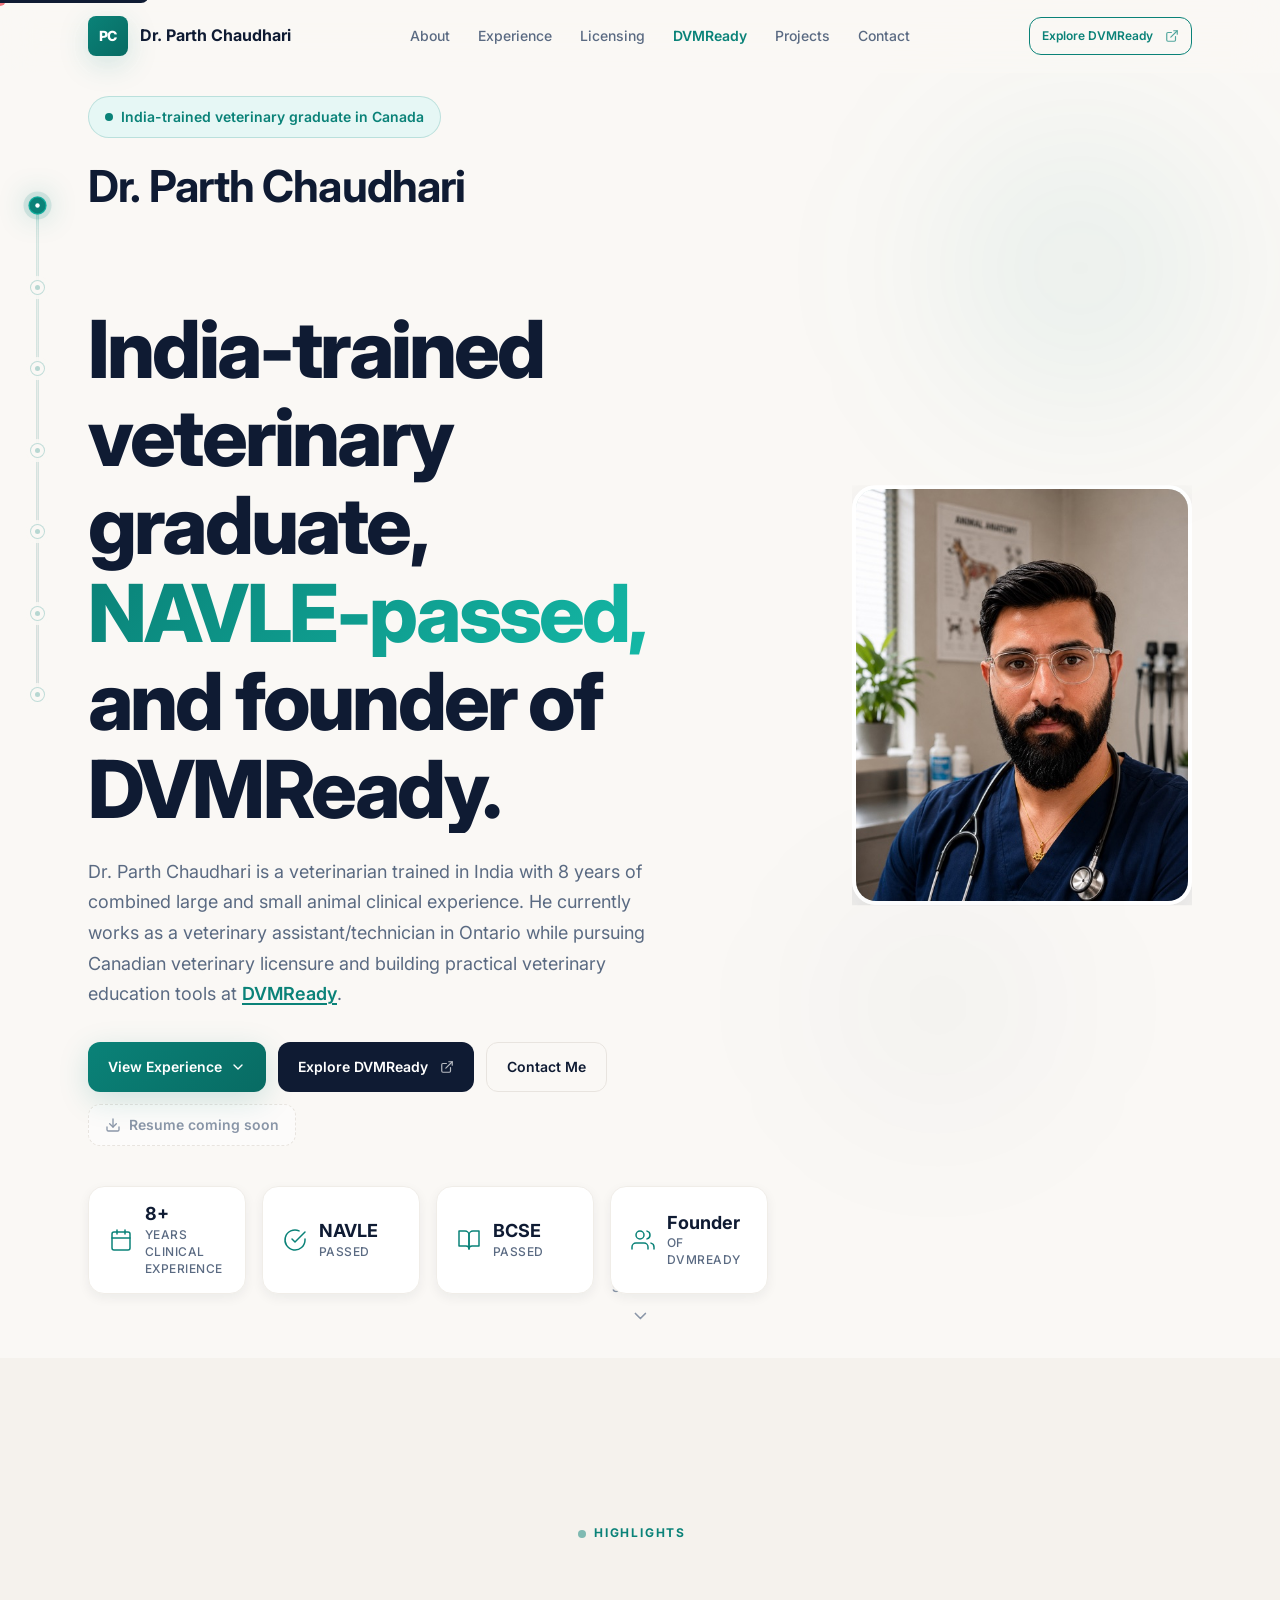
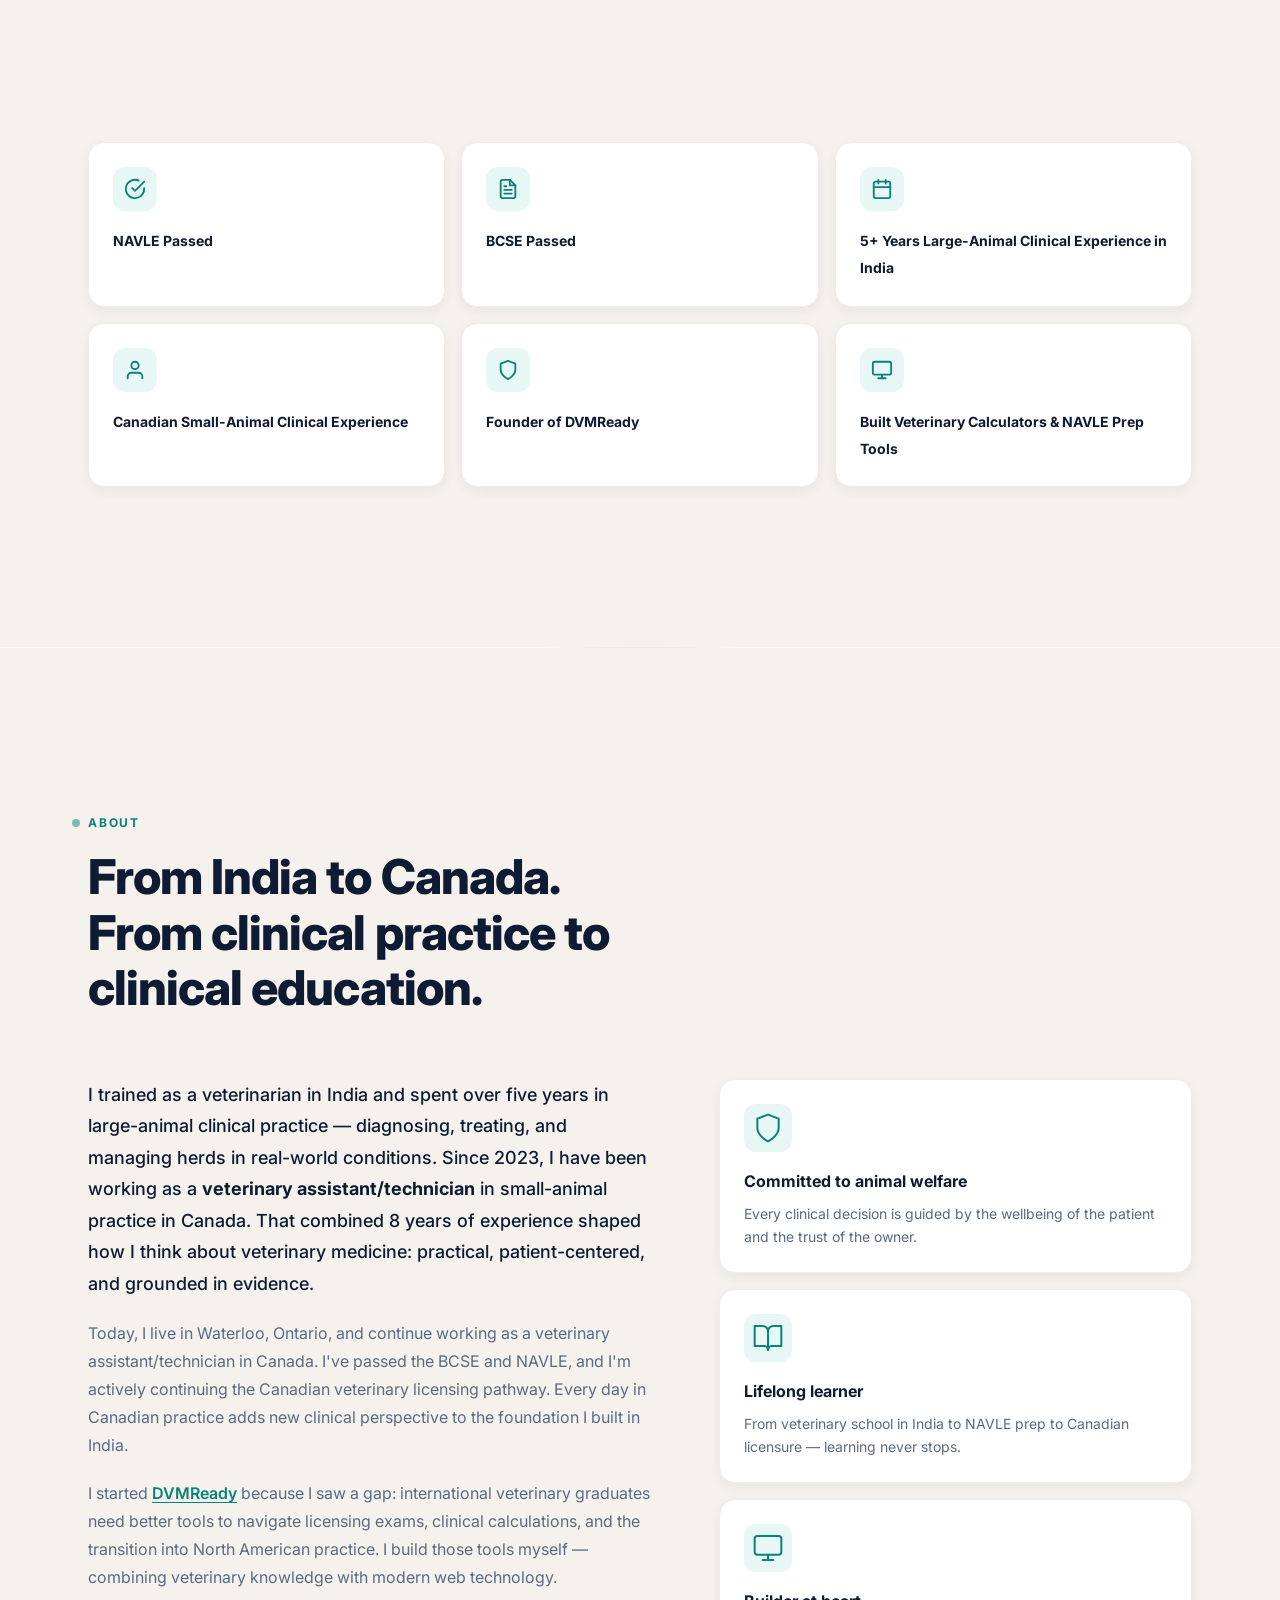
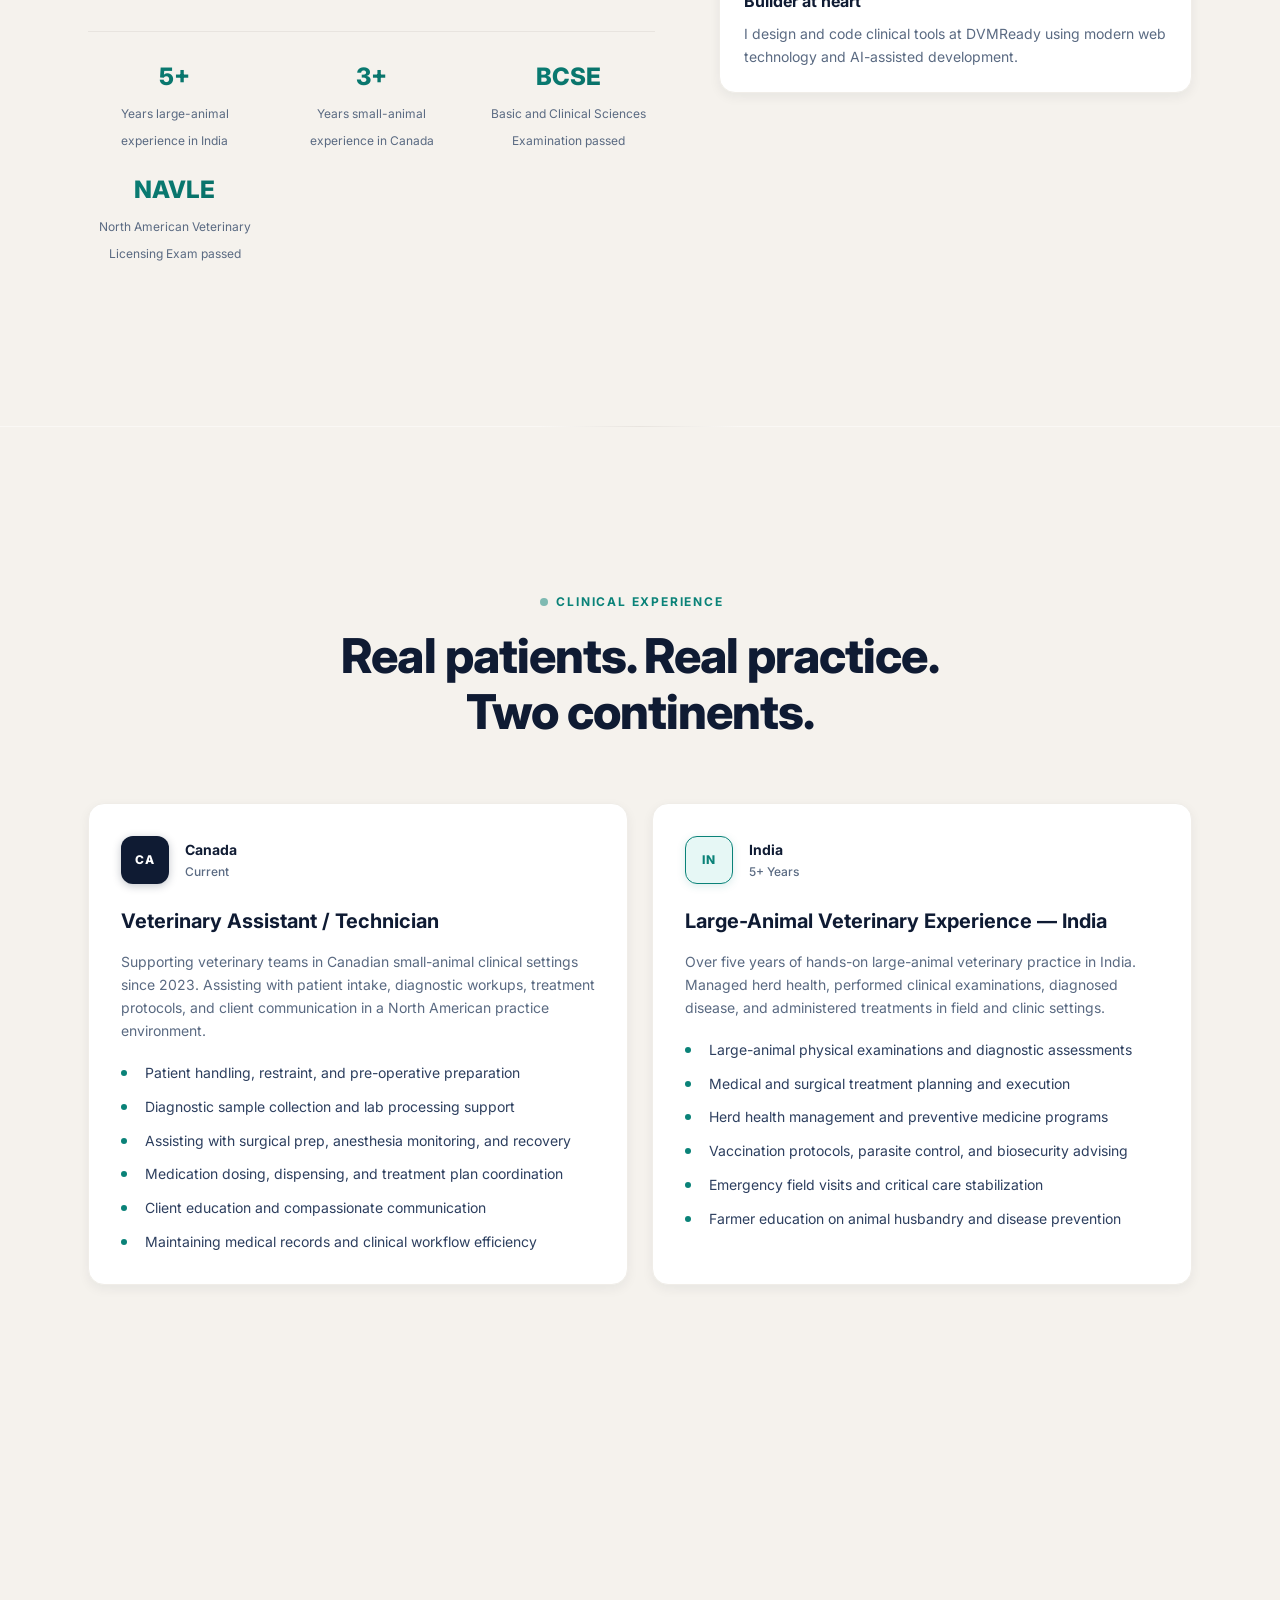
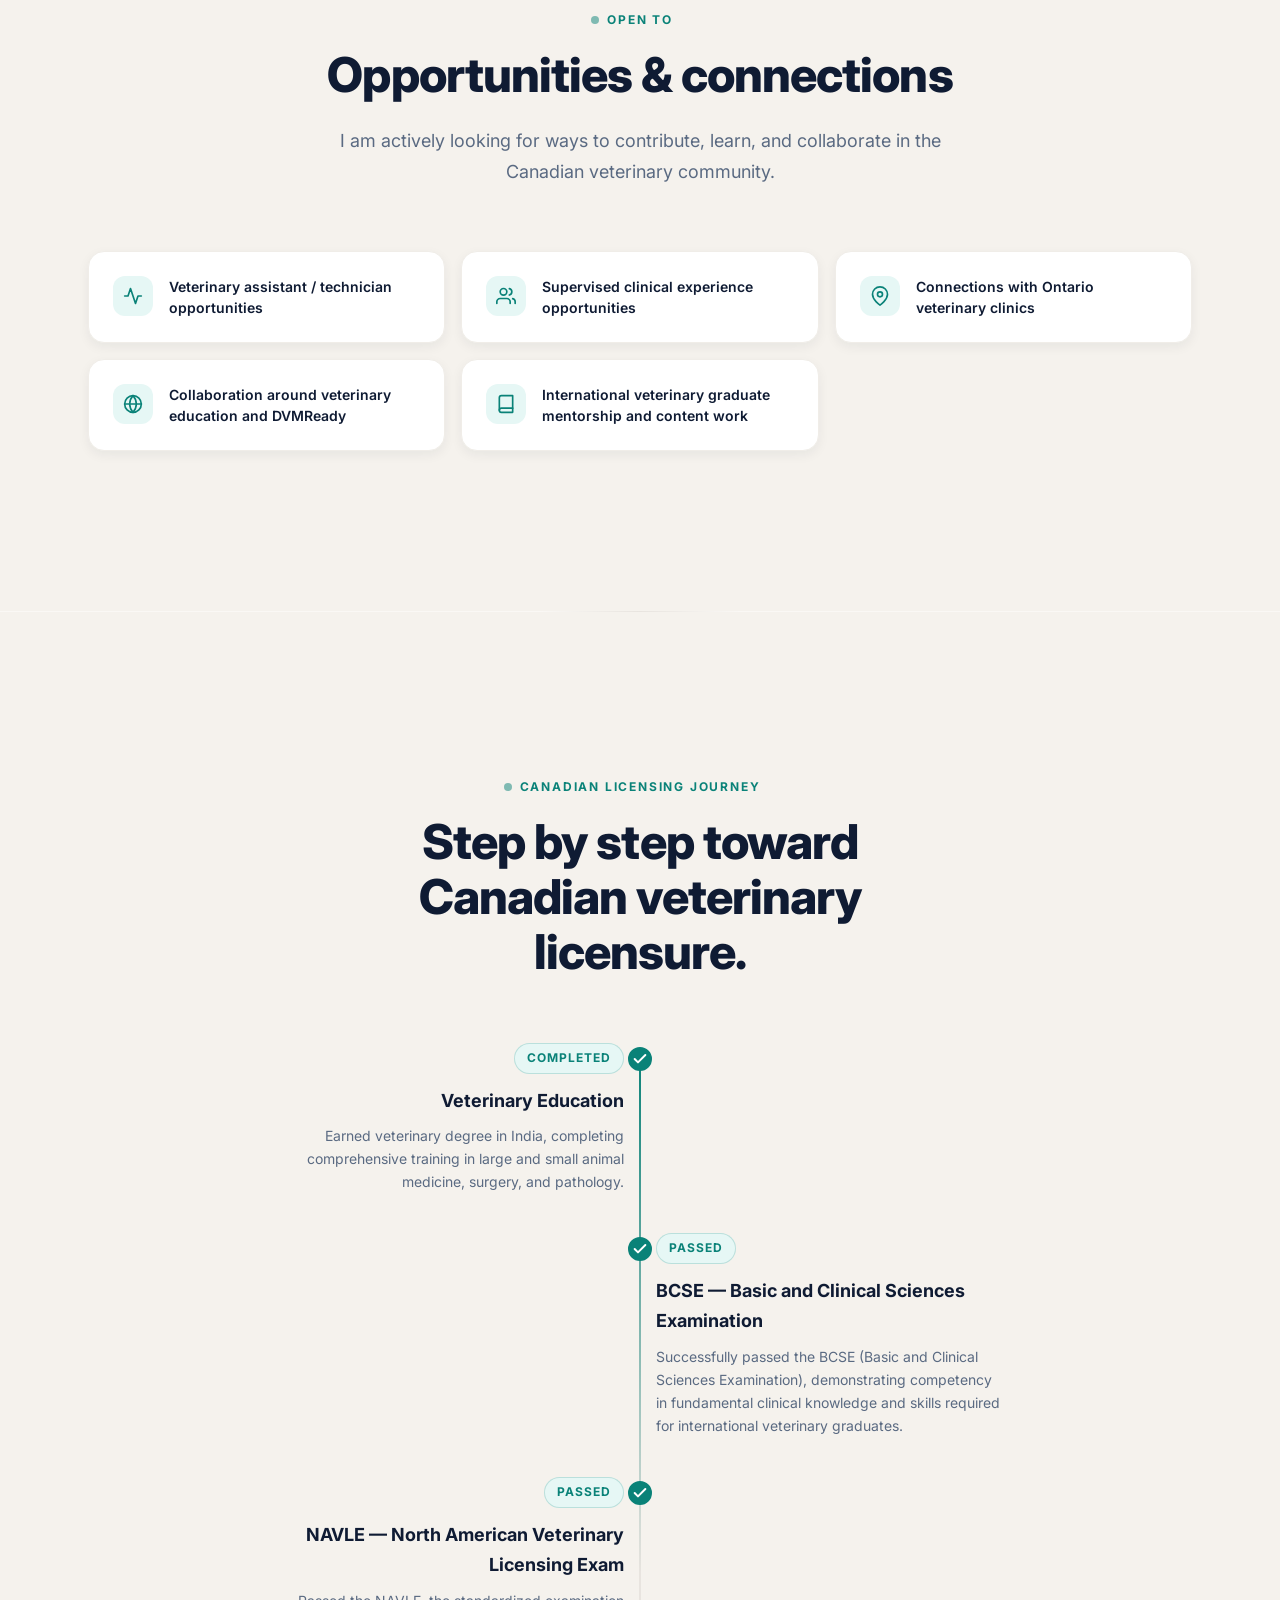
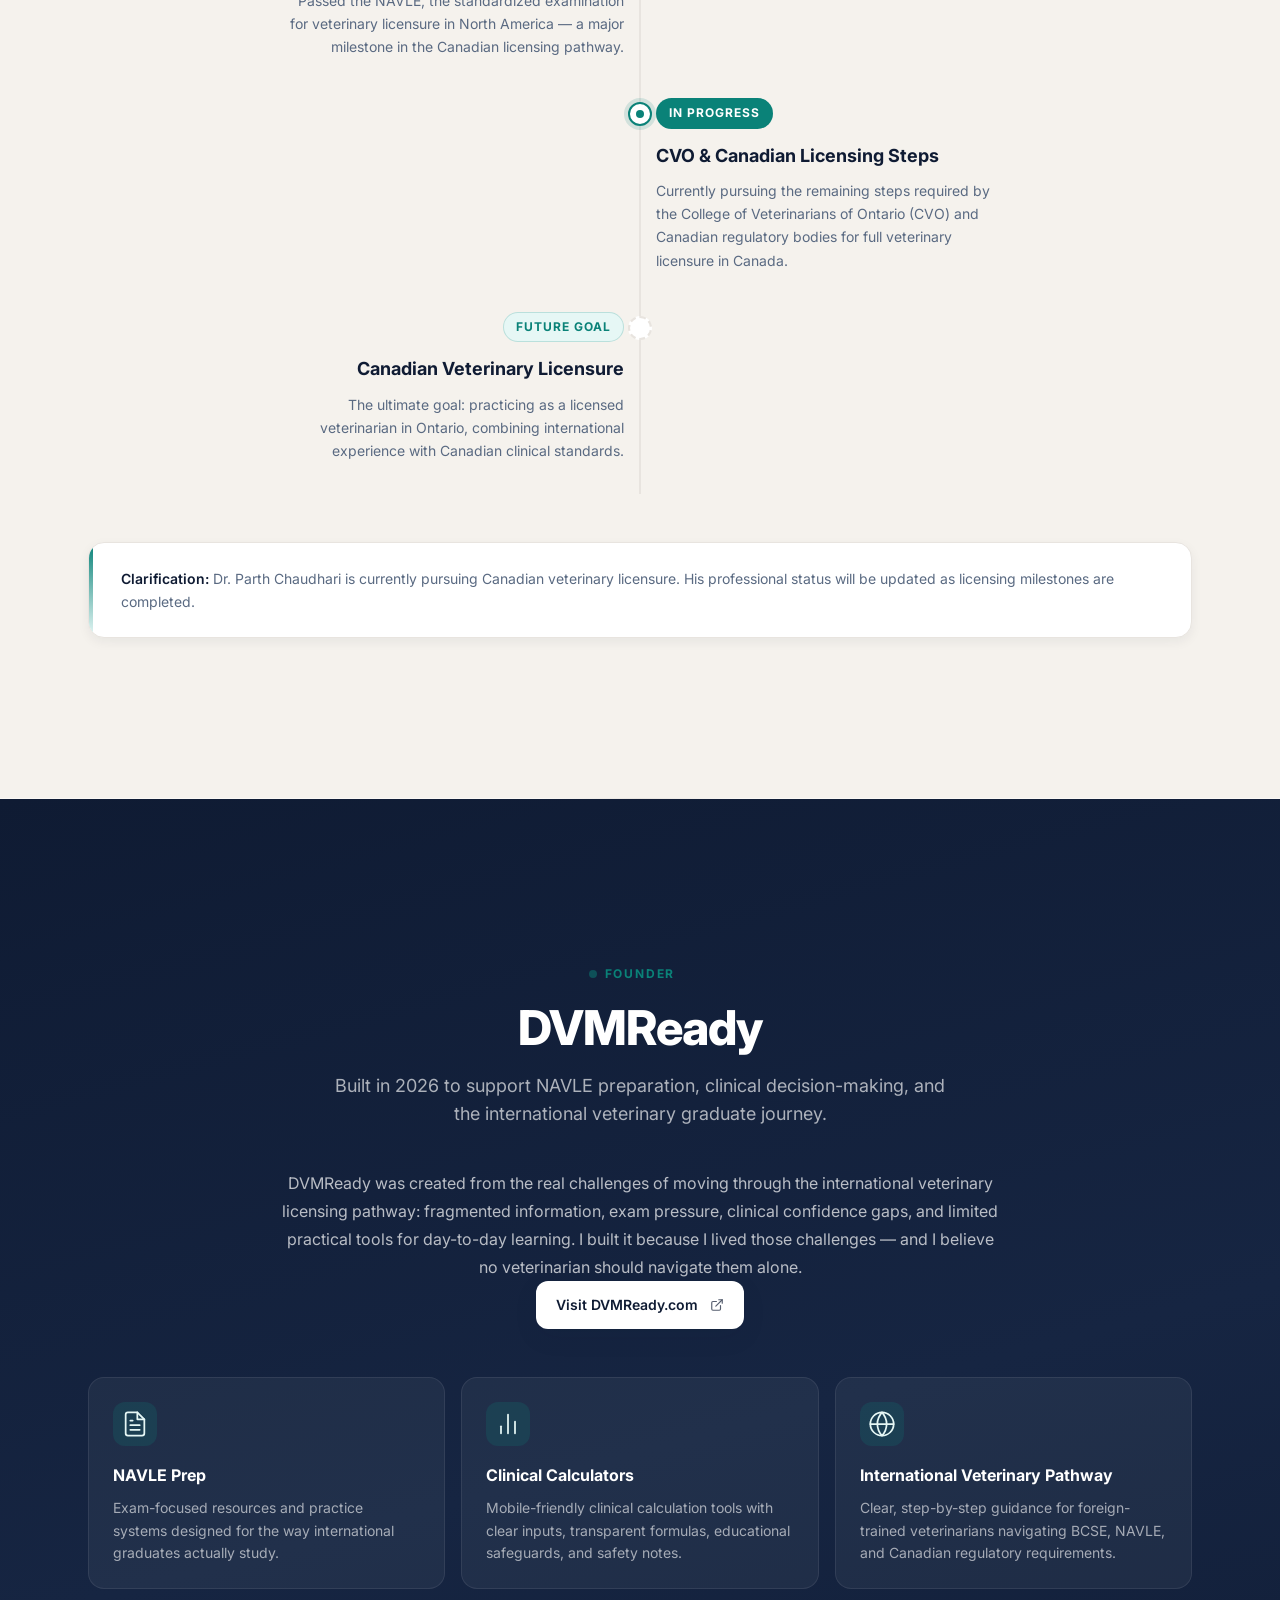
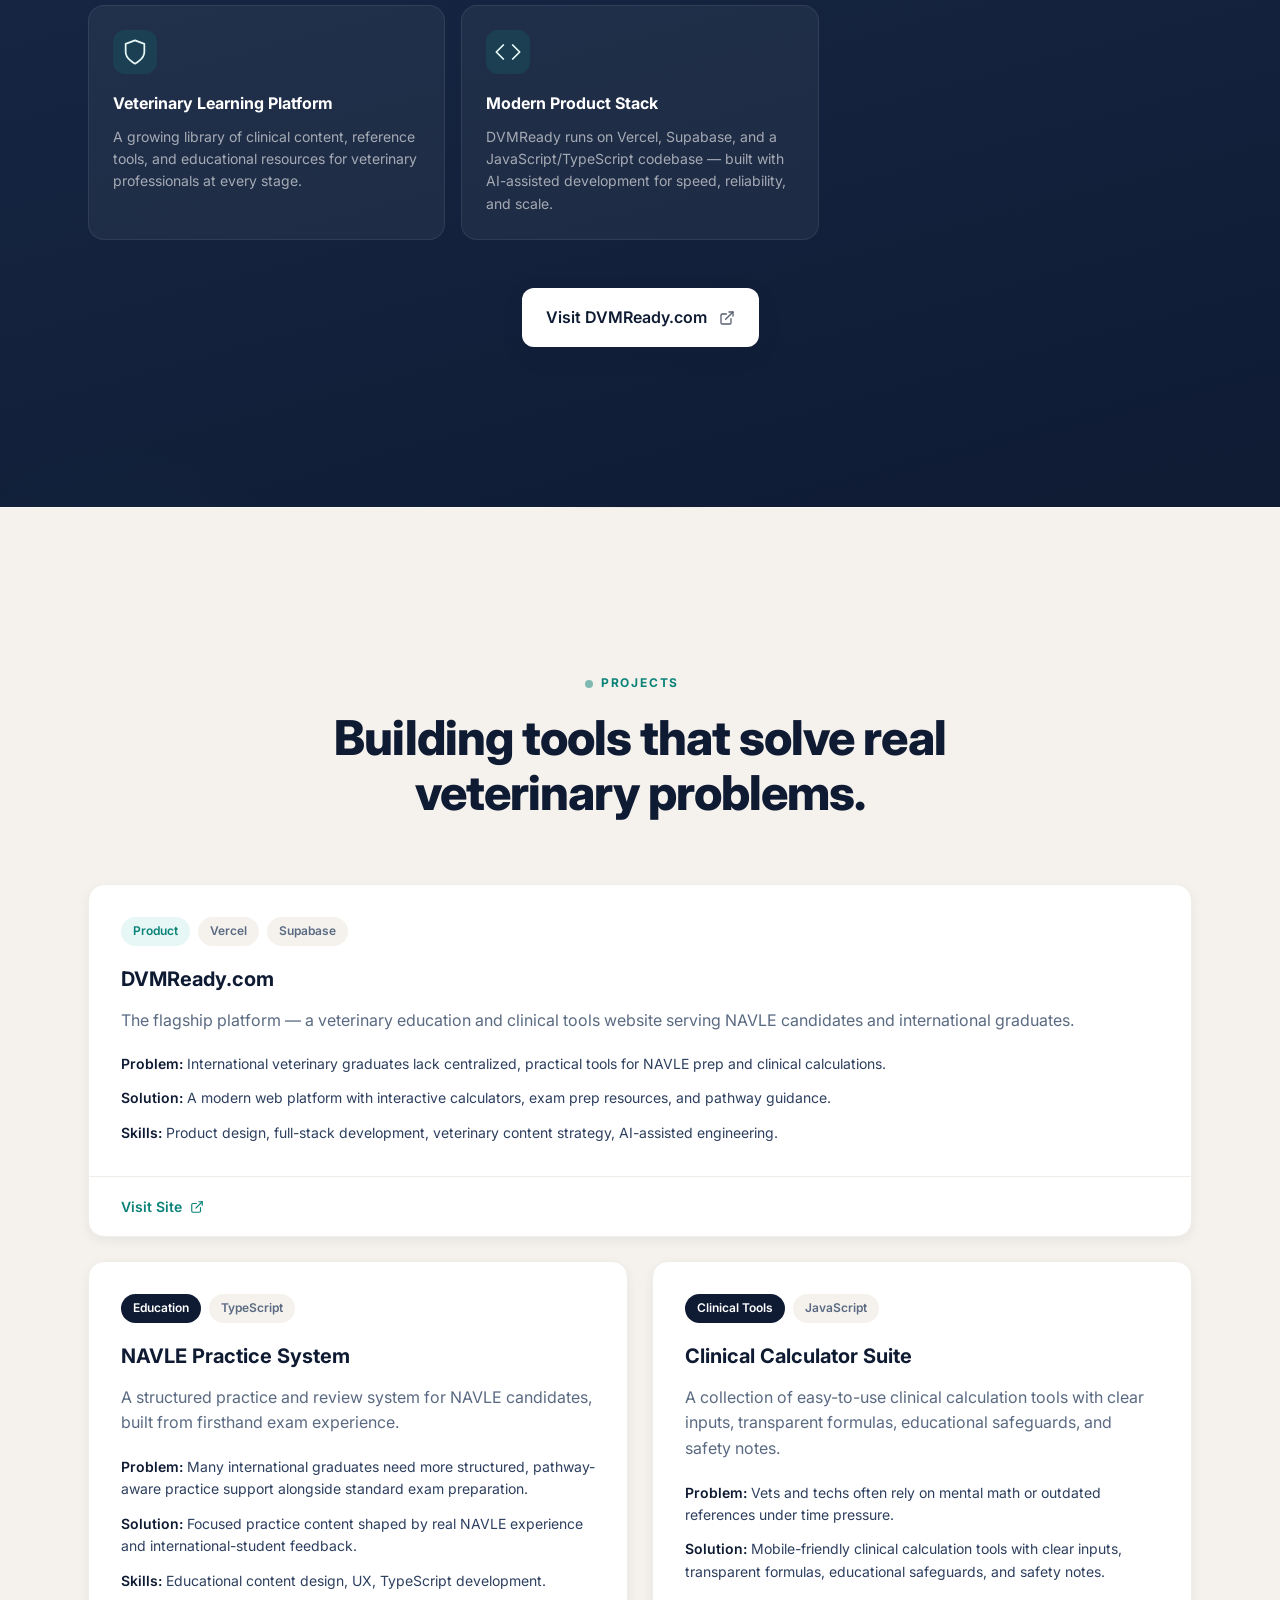
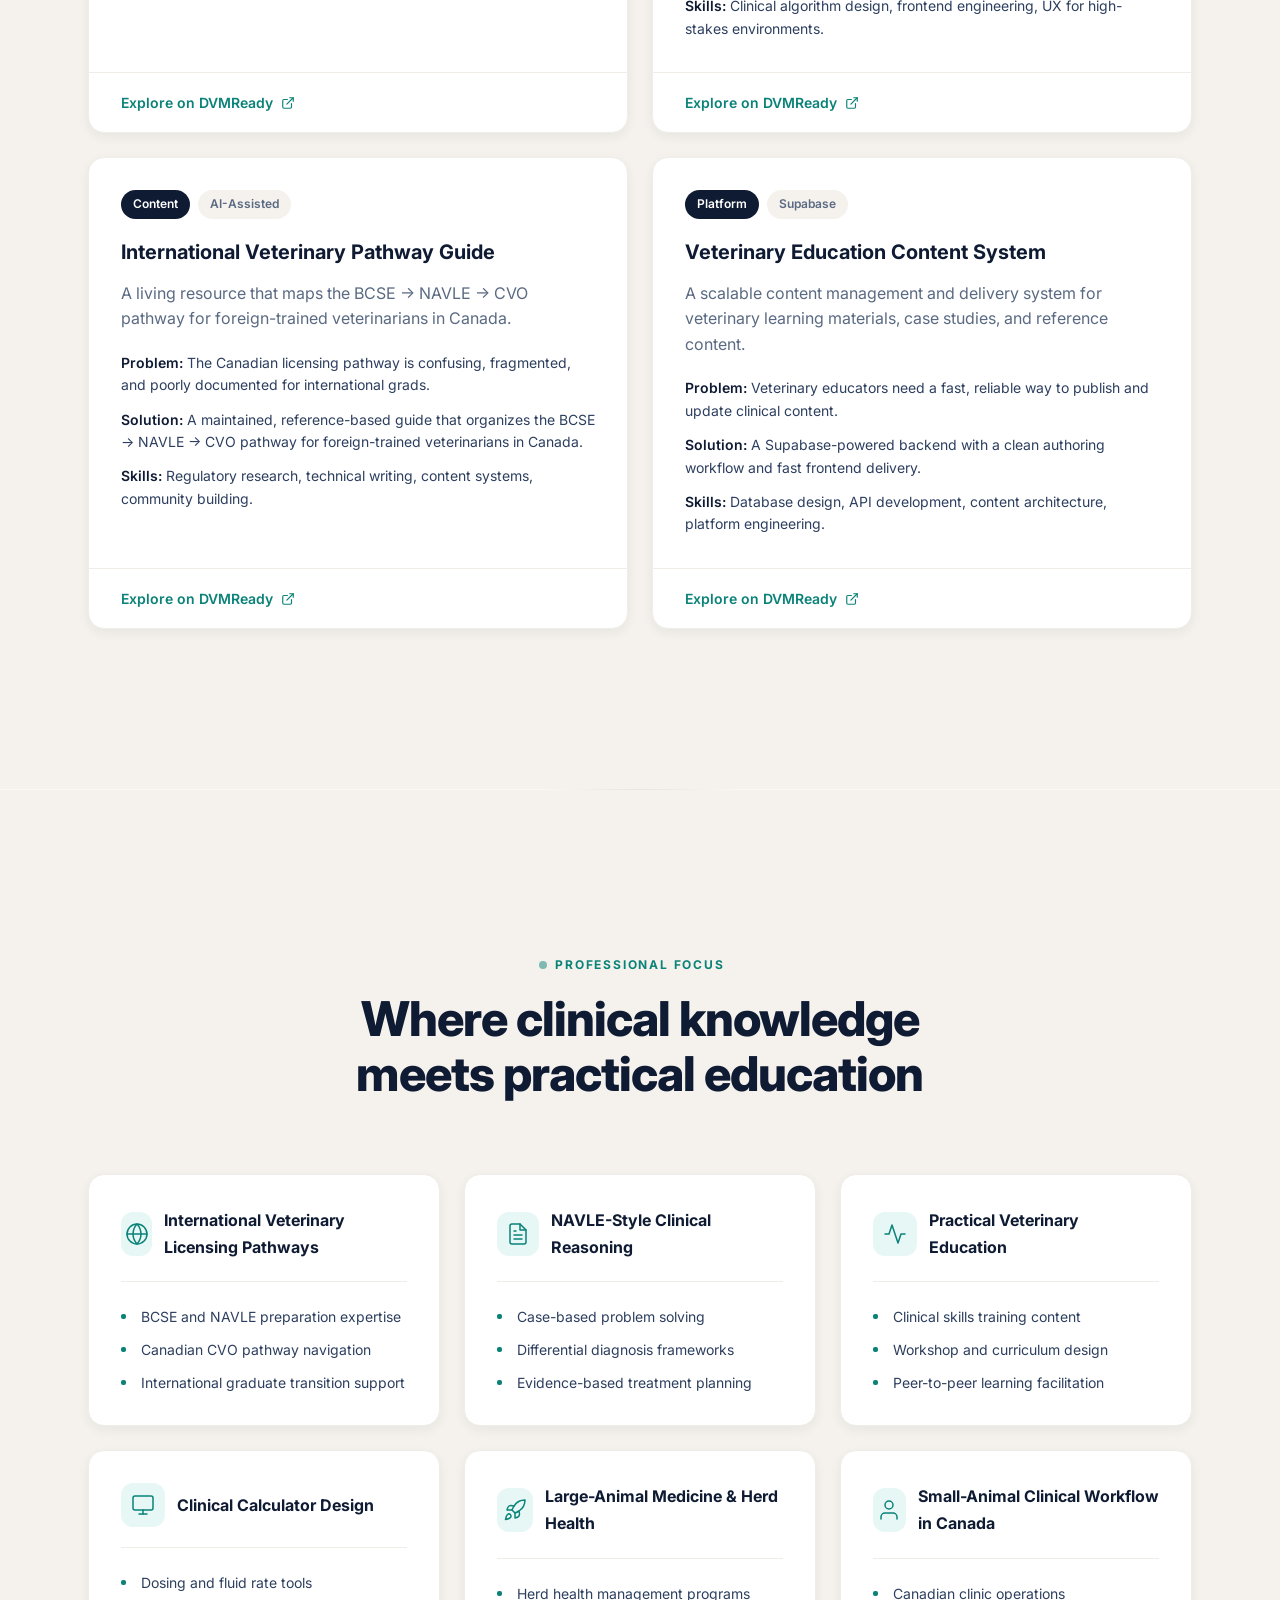
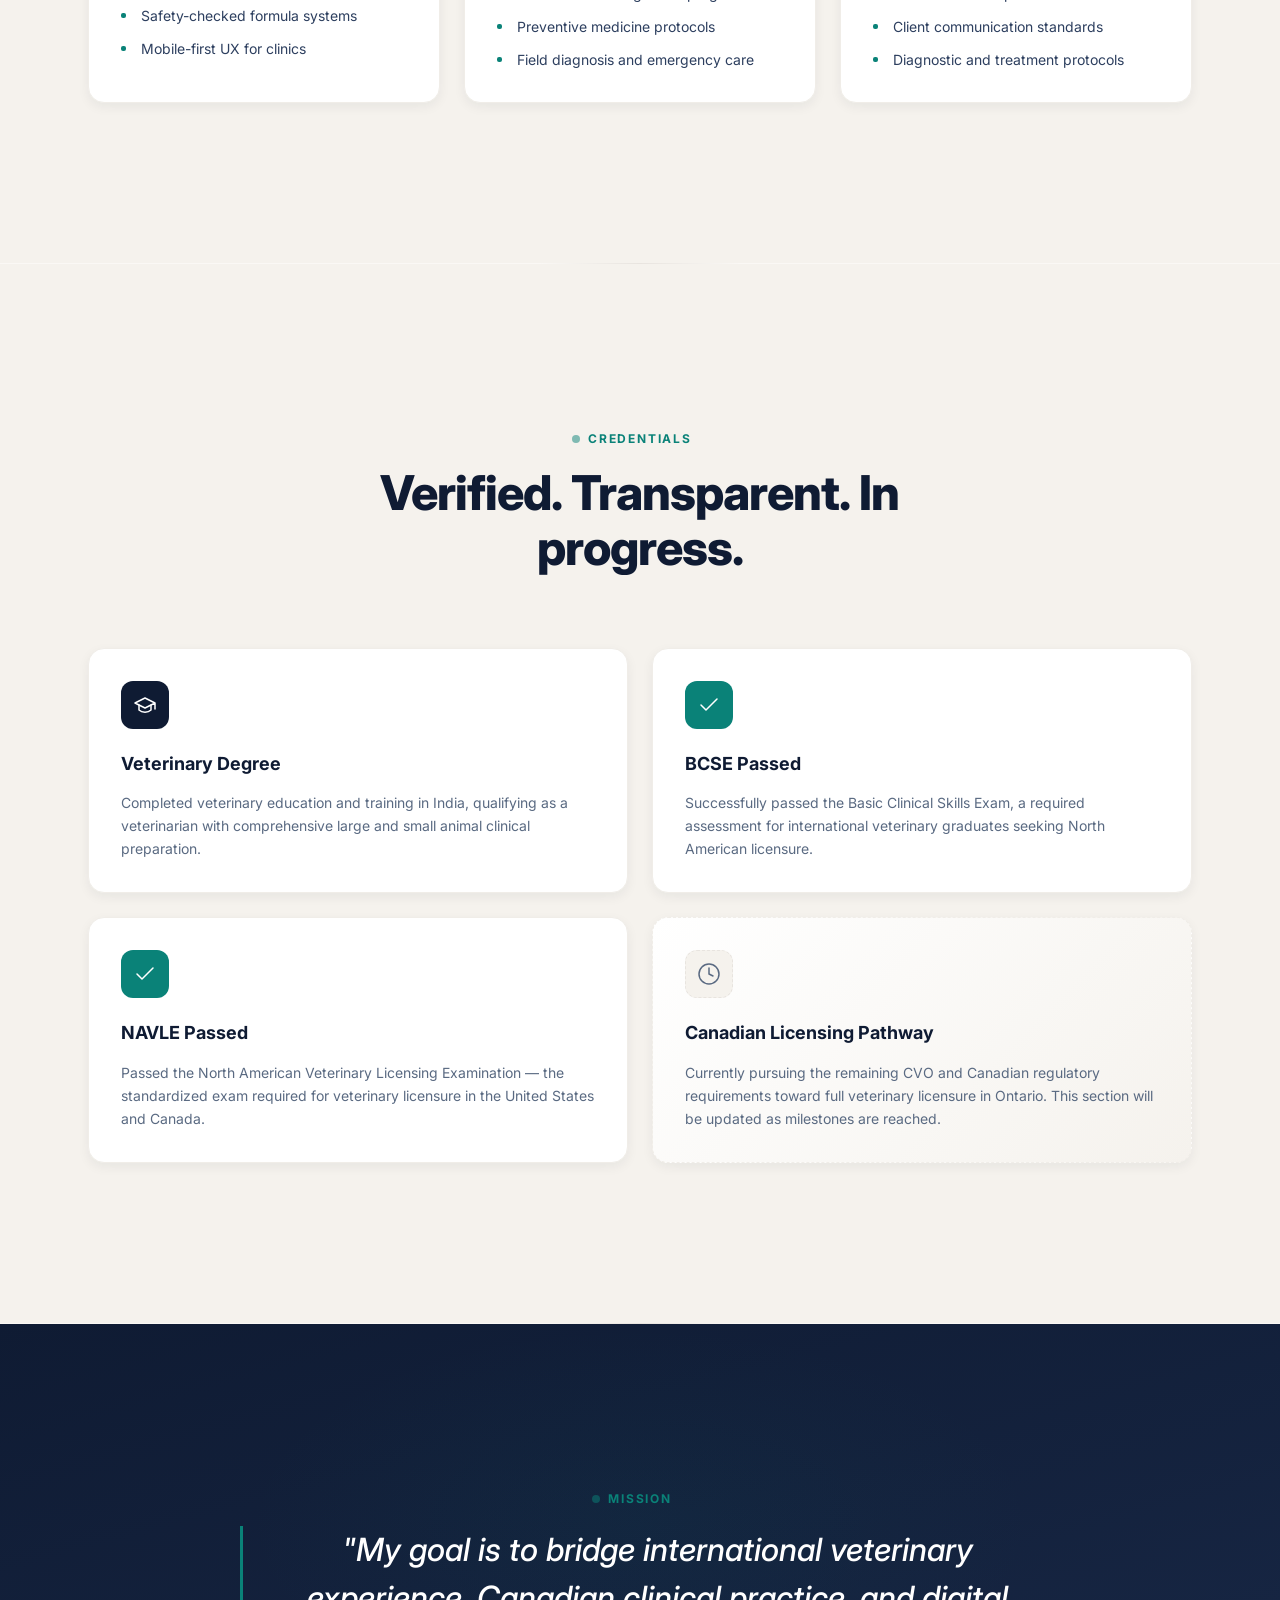
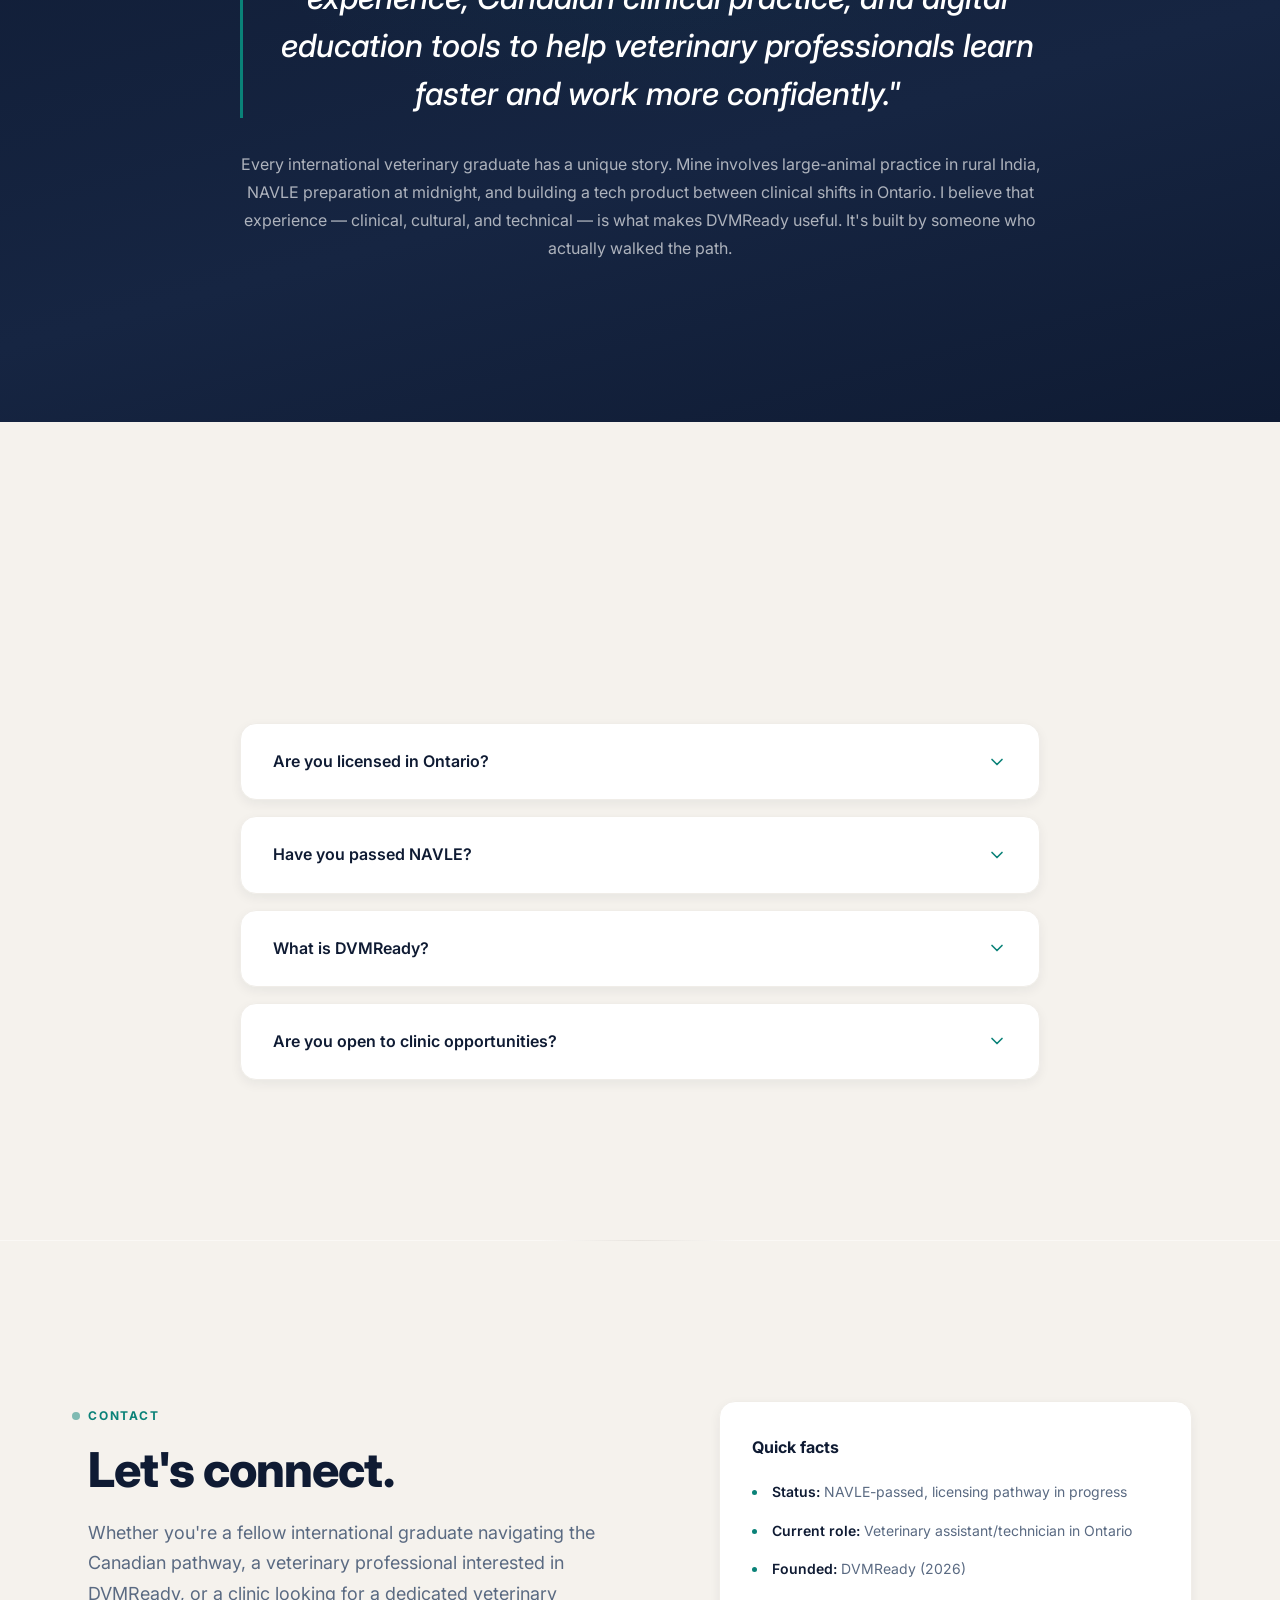
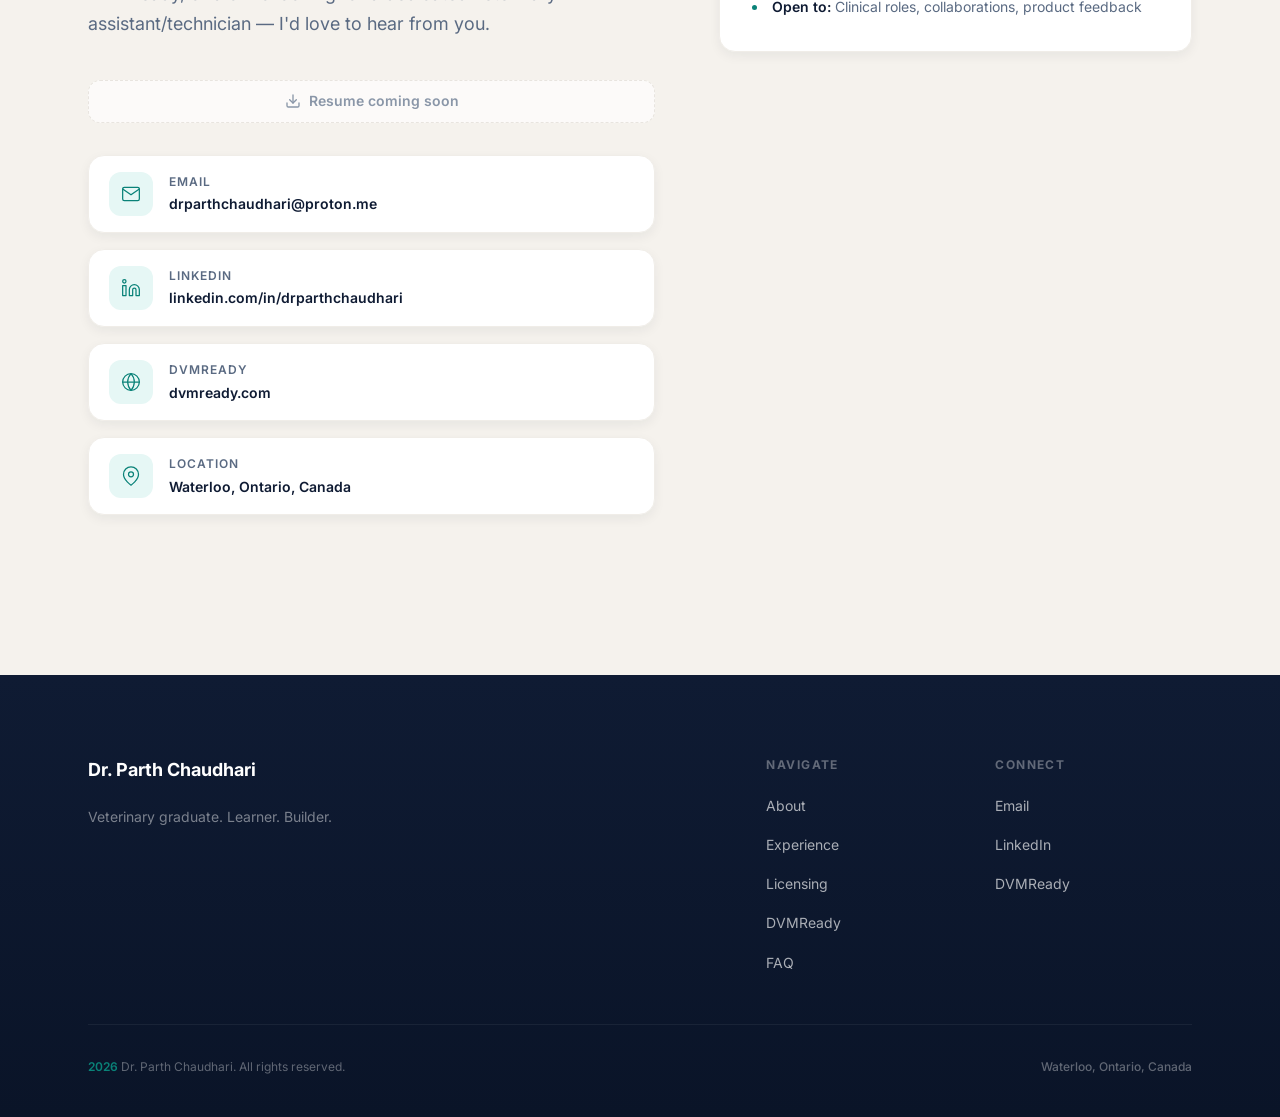
<file: index.html>
<!DOCTYPE html>
<html lang="en">
<head>
  <meta charset="UTF-8">
  <meta name="viewport" content="width=device-width, initial-scale=1.0">

  <!-- SEO -->
  <title>Dr. Parth Chaudhari | Veterinary Graduate &amp; DVMReady Founder</title>
  <meta name="description" content="Dr. Parth Chaudhari is an India-trained veterinary graduate in Ontario, Canada, NAVLE-passed, BCSE-passed, currently working as a veterinary assistant/technician, and founder of DVMReady, a veterinary education platform for NAVLE prep, clinical tools, and international veterinary graduate support.">
  <link rel="canonical" href="https://parthchaudhari.com/">
  <meta name="robots" content="index, follow">
  <meta name="author" content="Dr. Parth Chaudhari">
  <meta name="theme-color" content="#0A8278">

  <!-- Open Graph -->
  <meta property="og:title" content="Dr. Parth Chaudhari | Veterinary Graduate & DVMReady Founder">
  <meta property="og:description" content="Dr. Parth Chaudhari is an India-trained veterinary graduate in Ontario, Canada, NAVLE-passed, BCSE-passed, currently working as a veterinary assistant/technician, and founder of DVMReady.">
  <meta property="og:type" content="profile">
  <meta property="og:url" content="https://parthchaudhari.com/">
  <meta property="og:site_name" content="Dr. Parth Chaudhari">
  <meta property="og:image" content="https://parthchaudhari.com/images/og-image.png">
  <meta property="og:image:width" content="1200">
  <meta property="og:image:height" content="630">
  <meta property="og:image:alt" content="Dr. Parth Chaudhari — India-Trained Veterinary Graduate & Founder of DVMReady">
  <meta name="twitter:image" content="https://parthchaudhari.com/images/og-image.png">
  <meta name="twitter:image:alt" content="Dr. Parth Chaudhari — India-Trained Veterinary Graduate & Founder of DVMReady">
  <meta property="profile:first_name" content="Parth">
  <meta property="profile:last_name" content="Chaudhari">

  <!-- Twitter -->
  <meta name="twitter:card" content="summary_large_image">
  <meta name="twitter:title" content="Dr. Parth Chaudhari | Veterinary Graduate & DVMReady Founder">
  <meta name="twitter:description" content="Dr. Parth Chaudhari is an India-trained veterinary graduate in Ontario, Canada, NAVLE-passed, BCSE-passed, currently working as a veterinary assistant/technician, and founder of DVMReady.">

  <!-- Structured Data: Person -->
  <script type="application/ld+json">
  {
    "@context": "https://schema.org",
    "@type": "Person",
    "name": "Dr. Parth Chaudhari",
    "givenName": "Parth",
    "familyName": "Chaudhari",
    "honorificPrefix": "Dr.",
    "jobTitle": "India-trained veterinary graduate; Veterinary assistant/technician; Founder of DVMReady",
    "description": "Veterinarian trained in India, NAVLE-passed, currently working as a veterinary assistant/technician in Canada while pursuing Canadian veterinary licensure, and founder of DVMReady.",
    "url": "https://parthchaudhari.com/",
    "sameAs": [
      "https://www.linkedin.com/in/drparthchaudhari/",
      "https://dvmready.com"
    ],
    "worksFor": {
      "@type": "Organization",
      "name": "DVMReady",
      "url": "https://dvmready.com"
    },
    "address": {
      "@type": "PostalAddress",
      "addressLocality": "Waterloo",
      "addressRegion": "Ontario",
      "addressCountry": "Canada"
    },
    "alumniOf": {
      "@type": "EducationalOrganization",
      "name": "Veterinary College in India"
    },
    "knowsAbout": [
      "Veterinary Medicine",
      "NAVLE Preparation",
      "Clinical Calculators",
      "International Veterinary Licensing",
      "Large-Animal Medicine",
      "Veterinary Education Technology",
      "BCSE Examination"
    ]
  }
  </script>

  <!-- Preconnect -->
  <link rel="preconnect" href="https://fonts.googleapis.com">
  <link rel="preconnect" href="https://fonts.gstatic.com" crossorigin>
  <link href="https://fonts.googleapis.com/css2?family=Inter:wght@300;400;500;600;700;800&display=swap" rel="stylesheet">

  <!-- Styles -->
  <link rel="stylesheet" href="css/style.css">
  <link rel="preload" as="image" href="images/parth-hero.jpg" fetchpriority="high">

  <!-- Favicon -->
  <link rel="icon" type="image/svg+xml" href="/images/favicon.svg">
</head>
<body>
  <div class="loader" id="loader">
    <div class="loader-mark">PC</div>
    <div class="loader-bar"><div class="loader-bar-inner"></div></div>
  </div>
  <div class="cursor" id="cursor" aria-hidden="true"></div>
  <a href="#hero" class="skip-link">Skip to content</a>
  <aside class="scroll-progress" id="scroll-progress" aria-hidden="true">
    <div class="scroll-progress__rail">
      <div class="scroll-progress__glow"></div>
      <div class="scroll-progress__fill"></div>
    </div>
    <div class="scroll-progress__markers">
      <span class="scroll-progress__marker" data-section="hero"><span>Intro</span></span>
      <span class="scroll-progress__marker" data-section="about"><span>About</span></span>
      <span class="scroll-progress__marker" data-section="experience"><span>Experience</span></span>
      <span class="scroll-progress__marker" data-section="licensing"><span>Licensing</span></span>
      <span class="scroll-progress__marker" data-section="dvmready"><span>DVMReady</span></span>
      <span class="scroll-progress__marker" data-section="projects"><span>Projects</span></span>
      <span class="scroll-progress__marker" data-section="contact"><span>Contact</span></span>
    </div>
  </aside>

  <!-- Navigation -->
  <header class="site-header" id="header">
    <div class="container nav-container">
      <a href="#hero" class="logo" aria-label="Dr. Parth Chaudhari - Home">
        <span class="logo-mark">PC</span>
        <span class="logo-text">Dr. Parth Chaudhari</span>
      </a>

      <nav class="main-nav" aria-label="Main navigation">
        <ul class="nav-list">
          <li><a href="#about" class="nav-link">About</a></li>
          <li><a href="#experience" class="nav-link">Experience</a></li>
          <li><a href="#licensing" class="nav-link">Licensing</a></li>
          <li><a href="#dvmready" class="nav-link nav-link--highlight">DVMReady</a></li>
          <li><a href="#projects" class="nav-link">Projects</a></li>
          <li><a href="#contact" class="nav-link">Contact</a></li>
        </ul>
      </nav>

      <a href="https://dvmready.com" class="btn btn--small btn--outline nav-cta" target="_blank" rel="noopener noreferrer">
        Explore DVMReady
        <svg aria-hidden="true" class="icon-external" width="14" height="14" viewBox="0 0 24 24" fill="none" stroke="currentColor" stroke-width="2" stroke-linecap="round" stroke-linejoin="round"><path d="M18 13v6a2 2 0 0 1-2 2H5a2 2 0 0 1-2-2V8a2 2 0 0 1 2-2h6"/><polyline points="15 3 21 3 21 9"/><line x1="10" y1="14" x2="21" y2="3"/></svg>
      </a>

      <button type="button" class="mobile-menu-toggle" aria-label="Toggle menu" aria-expanded="false" aria-controls="mobile-nav">
        <span class="hamburger"></span>
        <span class="hamburger"></span>
        <span class="hamburger"></span>
      </button>
    </div>

    <!-- Mobile Nav -->
    <div class="mobile-nav" id="mobile-nav" hidden>
      <ul class="mobile-nav-list">
        <li><a href="#about" class="mobile-nav-link">About</a></li>
        <li><a href="#experience" class="mobile-nav-link">Experience</a></li>
        <li><a href="#licensing" class="mobile-nav-link">Licensing</a></li>
        <li><a href="#dvmready" class="mobile-nav-link mobile-nav-link--highlight">DVMReady</a></li>
        <li><a href="#projects" class="mobile-nav-link">Projects</a></li>
        <li><a href="#contact" class="mobile-nav-link">Contact</a></li>
        <li><a href="https://dvmready.com" class="mobile-nav-link" target="_blank" rel="noopener noreferrer">Explore DVMReady →</a></li>
      </ul>
    </div>
  </header>

  <main>
    <!-- Hero Section -->
    <section class="hero" id="hero">
      <div class="container">
        <div class="hero-layout">
          <div class="hero-content">
            <div class="hero-badge">
              <span class="badge-dot"></span>
              <span>India-trained veterinary graduate in Canada</span>
            </div>
            <h1 class="hero-title" data-animate="text">
              <span class="hero-name">Dr. Parth Chaudhari</span><br>
              India-trained veterinary graduate,
              <span class="text-accent">NAVLE-passed,</span> and founder of DVMReady.
            </h1>
            <p class="hero-subtitle">
              Dr. Parth Chaudhari is a veterinarian trained in India with 8 years of combined large and small animal clinical experience. He currently works as a veterinary assistant/technician in Ontario while pursuing Canadian veterinary licensure and building practical veterinary education tools at <a href="https://dvmready.com" target="_blank" rel="noopener noreferrer">DVMReady</a>.
            </p>
            <div class="hero-actions">
              <a href="#experience" class="btn btn--primary">
                View Experience
                <svg aria-hidden="true" class="icon" width="16" height="16" viewBox="0 0 24 24" fill="none" stroke="currentColor" stroke-width="2" stroke-linecap="round" stroke-linejoin="round"><polyline points="6 9 12 15 18 9"/></svg>
              </a>
              <a href="https://dvmready.com" class="btn btn--secondary" target="_blank" rel="noopener noreferrer">
                Explore DVMReady
                <svg aria-hidden="true" class="icon-external" width="14" height="14" viewBox="0 0 24 24" fill="none" stroke="currentColor" stroke-width="2" stroke-linecap="round" stroke-linejoin="round"><path d="M18 13v6a2 2 0 0 1-2 2H5a2 2 0 0 1-2-2V8a2 2 0 0 1 2-2h6"/><polyline points="15 3 21 3 21 9"/><line x1="10" y1="14" x2="21" y2="3"/></svg>
              </a>
              <a href="#contact" class="btn btn--ghost">Contact Me</a>
              <div class="resume-status">
                <svg aria-hidden="true" width="16" height="16" viewBox="0 0 24 24" fill="none" stroke="currentColor" stroke-width="2" stroke-linecap="round" stroke-linejoin="round"><path d="M21 15v4a2 2 0 0 1-2 2H5a2 2 0 0 1-2-2v-4"/><polyline points="7 10 12 15 17 10"/><line x1="12" y1="15" x2="12" y2="3"/></svg>
                <span>Resume coming soon</span>
              </div>
            </div>
            <div class="hero-stats">
              <div class="hero-stat">
                <svg aria-hidden="true" class="hero-stat-icon" width="24" height="24" viewBox="0 0 24 24" fill="none" stroke="currentColor" stroke-width="1.5" stroke-linecap="round" stroke-linejoin="round"><rect x="3" y="4" width="18" height="18" rx="2" ry="2"/><line x1="16" y1="2" x2="16" y2="6"/><line x1="8" y1="2" x2="8" y2="6"/><line x1="3" y1="10" x2="21" y2="10"/></svg>
                <div class="hero-stat-body">
                  <span class="hero-stat-number" data-count="8" data-suffix="+">8+</span>
                  <span class="hero-stat-label">Years Clinical<br>Experience</span>
                </div>
              </div>
              <div class="hero-stat">
                <svg aria-hidden="true" class="hero-stat-icon" width="24" height="24" viewBox="0 0 24 24" fill="none" stroke="currentColor" stroke-width="1.5" stroke-linecap="round" stroke-linejoin="round"><path d="M22 11.08V12a10 10 0 1 1-5.93-9.14"/><polyline points="22 4 12 14.01 9 11.01"/></svg>
                <div class="hero-stat-body">
                  <span class="hero-stat-number">NAVLE</span>
                  <span class="hero-stat-label">Passed</span>
                </div>
              </div>
              <div class="hero-stat">
                <svg aria-hidden="true" class="hero-stat-icon" width="24" height="24" viewBox="0 0 24 24" fill="none" stroke="currentColor" stroke-width="1.5" stroke-linecap="round" stroke-linejoin="round"><path d="M2 3h6a4 4 0 0 1 4 4v14a3 3 0 0 0-3-3H2z"/><path d="M22 3h-6a4 4 0 0 0-4 4v14a3 3 0 0 1 3-3h7z"/></svg>
                <div class="hero-stat-body">
                  <span class="hero-stat-number">BCSE</span>
                  <span class="hero-stat-label">Passed</span>
                </div>
              </div>
              <div class="hero-stat">
                <svg aria-hidden="true" class="hero-stat-icon" width="24" height="24" viewBox="0 0 24 24" fill="none" stroke="currentColor" stroke-width="1.5" stroke-linecap="round" stroke-linejoin="round"><path d="M17 21v-2a4 4 0 0 0-4-4H5a4 4 0 0 0-4 4v2"/><circle cx="9" cy="7" r="4"/><path d="M23 21v-2a4 4 0 0 0-3-3.87"/><path d="M16 3.13a4 4 0 0 1 0 7.75"/></svg>
                <div class="hero-stat-body">
                  <span class="hero-stat-number">Founder</span>
                  <span class="hero-stat-label">of DVMReady</span>
                </div>
              </div>
            </div>
          </div>
        <div class="hero-visual">
          <div class="hero-photo-frame clip-reveal">
            <img src="images/parth-hero.jpg" alt="Dr. Parth Chaudhari" width="340" height="420" decoding="async" loading="eager" fetchpriority="high">
          </div>
        </div>
        </div>
      </div>
      <div class="hero-orb hero-orb--1" aria-hidden="true"></div>
      <div class="hero-orb hero-orb--2" aria-hidden="true"></div>
      <div class="scroll-hint" aria-hidden="true">
        <span>Scroll</span>
        <svg aria-hidden="true" width="20" height="20" viewBox="0 0 24 24" fill="none" stroke="currentColor" stroke-width="2" stroke-linecap="round" stroke-linejoin="round"><polyline points="6 9 12 15 18 9"/></svg>
      </div>
    </section>

    <!-- Selected Highlights Section -->
    <section class="section section--highlights" id="highlights">
      <div class="container">
        <div class="section-header reveal">
          <span class="section-kicker">Highlights</span>
          <h2 class="section-title section-title-accent" data-animate="text">Selected credentials &amp; milestones</h2>
        </div>
        <div class="highlights-grid reveal-stagger">
          <div class="highlight-card tilt-card">
            <div class="highlight-icon">
              <svg aria-hidden="true" width="22" height="22" viewBox="0 0 24 24" fill="none" stroke="currentColor" stroke-width="2" stroke-linecap="round" stroke-linejoin="round"><path d="M22 11.08V12a10 10 0 1 1-5.93-9.14"/><polyline points="22 4 12 14.01 9 11.01"/></svg>
            </div>
            <span class="highlight-title">NAVLE Passed</span>
          </div>
          <div class="highlight-card tilt-card">
            <div class="highlight-icon">
              <svg aria-hidden="true" width="22" height="22" viewBox="0 0 24 24" fill="none" stroke="currentColor" stroke-width="2" stroke-linecap="round" stroke-linejoin="round"><path d="M14 2H6a2 2 0 0 0-2 2v16a2 2 0 0 0 2 2h12a2 2 0 0 0 2-2V8z"/><polyline points="14 2 14 8 20 8"/><line x1="16" y1="13" x2="8" y2="13"/><line x1="16" y1="17" x2="8" y2="17"/><polyline points="10 9 9 9 8 9"/></svg>
            </div>
            <span class="highlight-title">BCSE Passed</span>
          </div>
          <div class="highlight-card tilt-card">
            <div class="highlight-icon">
              <svg aria-hidden="true" width="22" height="22" viewBox="0 0 24 24" fill="none" stroke="currentColor" stroke-width="2" stroke-linecap="round" stroke-linejoin="round"><rect x="3" y="4" width="18" height="18" rx="2" ry="2"/><line x1="16" y1="2" x2="16" y2="6"/><line x1="8" y1="2" x2="8" y2="6"/><line x1="3" y1="10" x2="21" y2="10"/></svg>
            </div>
            <span class="highlight-title">5+ Years Large-Animal Clinical Experience in India</span>
          </div>
          <div class="highlight-card tilt-card">
            <div class="highlight-icon">
              <svg aria-hidden="true" width="22" height="22" viewBox="0 0 24 24" fill="none" stroke="currentColor" stroke-width="2" stroke-linecap="round" stroke-linejoin="round"><path d="M20 21v-2a4 4 0 0 0-4-4H8a4 4 0 0 0-4 4v2"/><circle cx="12" cy="7" r="4"/></svg>
            </div>
            <span class="highlight-title">Canadian Small-Animal Clinical Experience</span>
          </div>
          <div class="highlight-card tilt-card">
            <div class="highlight-icon">
              <svg aria-hidden="true" width="22" height="22" viewBox="0 0 24 24" fill="none" stroke="currentColor" stroke-width="2" stroke-linecap="round" stroke-linejoin="round"><path d="M12 22s8-4 8-10V5l-8-3-8 3v7c0 6 8 10 8 10z"/></svg>
            </div>
            <span class="highlight-title">Founder of DVMReady</span>
          </div>
          <div class="highlight-card tilt-card">
            <div class="highlight-icon">
              <svg aria-hidden="true" width="22" height="22" viewBox="0 0 24 24" fill="none" stroke="currentColor" stroke-width="2" stroke-linecap="round" stroke-linejoin="round"><rect x="2" y="3" width="20" height="14" rx="2" ry="2"/><line x1="8" y1="21" x2="16" y2="21"/><line x1="12" y1="17" x2="12" y2="21"/></svg>
            </div>
            <span class="highlight-title">Built Veterinary Calculators &amp; NAVLE Prep Tools</span>
          </div>
        </div>
      </div>
    </section>

    <div class="section-divider" aria-hidden="true"></div>


    <!-- About Section -->
    <section class="section section--about" id="about">
      <div class="container">
        <div class="section-header section-header--left">
          <span class="section-kicker">About</span>
          <h2 class="section-title">From India to Canada.<br>From clinical practice to clinical education.</h2>
        </div>
        <div class="about-grid">
          <div class="about-text">
            <p class="lead">
              I trained as a veterinarian in India and spent over five years in large-animal clinical practice —
              diagnosing, treating, and managing herds in real-world conditions. Since 2023, I have been working as a
              <strong>veterinary assistant/technician</strong> in small-animal practice in Canada. That combined 8 years of
              experience shaped how I think about veterinary medicine: practical, patient-centered, and grounded in evidence.
            </p>
            <p>
              Today, I live in Waterloo, Ontario, and continue working as a veterinary assistant/technician in Canada.
              I've passed the BCSE and NAVLE, and I'm actively continuing the Canadian veterinary licensing pathway.
              Every day in Canadian practice adds new clinical perspective to the foundation I built in India.
            </p>
            <p>
              I started <a href="https://dvmready.com" target="_blank" rel="noopener noreferrer">DVMReady</a> because
              I saw a gap: international veterinary graduates need better tools to navigate licensing exams, clinical calculations,
              and the transition into North American practice. I build those tools myself — combining veterinary knowledge with
              modern web technology.
            </p>
            <div class="about-stats">
              <div class="stat">
                <span class="stat-number">5+</span>
                <span class="stat-label">Years large-animal<br>experience in India</span>
              </div>
              <div class="stat">
                <span class="stat-number">3+</span>
                <span class="stat-label">Years small-animal<br>experience in Canada</span>
              </div>
              <div class="stat">
                <span class="stat-number">BCSE</span>
                <span class="stat-label">Basic and Clinical Sciences<br>Examination passed</span>
              </div>
              <div class="stat">
                <span class="stat-number">NAVLE</span>
                <span class="stat-label">North American Veterinary<br>Licensing Exam passed</span>
              </div>
            </div>
          </div>
          <div class="about-visual">
            <div class="about-card">
              <div class="about-card-icon">
                <svg aria-hidden="true" width="32" height="32" viewBox="0 0 24 24" fill="none" stroke="currentColor" stroke-width="1.5" stroke-linecap="round" stroke-linejoin="round"><path d="M12 22s8-4 8-10V5l-8-3-8 3v7c0 6 8 10 8 10z"/></svg>
              </div>
              <h3 class="about-card-title">Committed to animal welfare</h3>
              <p class="about-card-text">Every clinical decision is guided by the wellbeing of the patient and the trust of the owner.</p>
            </div>
            <div class="about-card">
              <div class="about-card-icon">
                <svg aria-hidden="true" width="32" height="32" viewBox="0 0 24 24" fill="none" stroke="currentColor" stroke-width="1.5" stroke-linecap="round" stroke-linejoin="round"><path d="M2 3h6a4 4 0 0 1 4 4v14a3 3 0 0 0-3-3H2z"/><path d="M22 3h-6a4 4 0 0 0-4 4v14a3 3 0 0 1 3-3h7z"/></svg>
              </div>
              <h3 class="about-card-title">Lifelong learner</h3>
              <p class="about-card-text">From veterinary school in India to NAVLE prep to Canadian licensure — learning never stops.</p>
            </div>
            <div class="about-card">
              <div class="about-card-icon">
                <svg aria-hidden="true" width="32" height="32" viewBox="0 0 24 24" fill="none" stroke="currentColor" stroke-width="1.5" stroke-linecap="round" stroke-linejoin="round"><rect x="2" y="3" width="20" height="14" rx="2" ry="2"/><line x1="8" y1="21" x2="16" y2="21"/><line x1="12" y1="17" x2="12" y2="21"/></svg>
              </div>
              <h3 class="about-card-title">Builder at heart</h3>
              <p class="about-card-text">I design and code clinical tools at DVMReady using modern web technology and AI-assisted development.</p>
            </div>
          </div>
        </div>
      </div>
    </section>

    <div class="section-divider" aria-hidden="true"></div>

    <!-- Clinical Experience Section -->
    <section class="section section--experience" id="experience">
      <div class="container">
        <div class="section-header">
          <span class="section-kicker">Clinical Experience</span>
          <h2 class="section-title">Real patients. Real practice. Two continents.</h2>
        </div>
        <div class="experience-grid">
          <div class="experience-card tilt-card">
            <div class="experience-card-header">
              <div class="experience-badge experience-badge--ca">CA</div>
              <div class="experience-meta">
                <span class="experience-location">Canada</span>
                <span class="experience-status">Current</span>
              </div>
            </div>
            <h3 class="experience-card-title">Veterinary Assistant / Technician</h3>
            <p class="experience-card-desc">
              Supporting veterinary teams in Canadian small-animal clinical settings since 2023. Assisting with patient intake,
              diagnostic workups, treatment protocols, and client communication in a North American practice environment.
            </p>
            <ul class="experience-list">
              <li>Patient handling, restraint, and pre-operative preparation</li>
              <li>Diagnostic sample collection and lab processing support</li>
              <li>Assisting with surgical prep, anesthesia monitoring, and recovery</li>
              <li>Medication dosing, dispensing, and treatment plan coordination</li>
              <li>Client education and compassionate communication</li>
              <li>Maintaining medical records and clinical workflow efficiency</li>
            </ul>
          </div>
          <div class="experience-card tilt-card">
            <div class="experience-card-header">
              <div class="experience-badge experience-badge--in">IN</div>
              <div class="experience-meta">
                <span class="experience-location">India</span>
                <span class="experience-status">5+ Years</span>
              </div>
            </div>
            <h3 class="experience-card-title">Large-Animal Veterinary Experience — India</h3>
            <p class="experience-card-desc">
              Over five years of hands-on large-animal veterinary practice in India. Managed herd health,
              performed clinical examinations, diagnosed disease, and administered treatments in field and clinic settings.
            </p>
            <ul class="experience-list">
              <li>Large-animal physical examinations and diagnostic assessments</li>
              <li>Medical and surgical treatment planning and execution</li>
              <li>Herd health management and preventive medicine programs</li>
              <li>Vaccination protocols, parasite control, and biosecurity advising</li>
              <li>Emergency field visits and critical care stabilization</li>
              <li>Farmer education on animal husbandry and disease prevention</li>
            </ul>
          </div>
        </div>
      </div>
    </section>

    <!-- Open To Section -->
    <section class="section section--opento" id="opento">
      <div class="container">
        <div class="section-header reveal">
          <span class="section-kicker">Open To</span>
          <h2 class="section-title section-title-accent" data-animate="text">Opportunities &amp; connections</h2>
          <p class="section-desc">I am actively looking for ways to contribute, learn, and collaborate in the Canadian veterinary community.</p>
        </div>
        <div class="opento-grid reveal-stagger">
          <div class="opento-card">
            <div class="opento-icon">
              <svg aria-hidden="true" width="20" height="20" viewBox="0 0 24 24" fill="none" stroke="currentColor" stroke-width="2" stroke-linecap="round" stroke-linejoin="round"><path d="M22 12h-4l-3 9L9 3l-3 9H2"/></svg>
            </div>
            <span class="opento-text">Veterinary assistant / technician opportunities</span>
          </div>
          <div class="opento-card">
            <div class="opento-icon">
              <svg aria-hidden="true" width="20" height="20" viewBox="0 0 24 24" fill="none" stroke="currentColor" stroke-width="2" stroke-linecap="round" stroke-linejoin="round"><path d="M17 21v-2a4 4 0 0 0-4-4H5a4 4 0 0 0-4 4v2"/><circle cx="9" cy="7" r="4"/><path d="M23 21v-2a4 4 0 0 0-3-3.87"/><path d="M16 3.13a4 4 0 0 1 0 7.75"/></svg>
            </div>
            <span class="opento-text">Supervised clinical experience opportunities</span>
          </div>
          <div class="opento-card">
            <div class="opento-icon">
              <svg aria-hidden="true" width="20" height="20" viewBox="0 0 24 24" fill="none" stroke="currentColor" stroke-width="2" stroke-linecap="round" stroke-linejoin="round"><path d="M21 10c0 7-9 13-9 13s-9-6-9-13a9 9 0 0 1 18 0z"/><circle cx="12" cy="10" r="3"/></svg>
            </div>
            <span class="opento-text">Connections with Ontario veterinary clinics</span>
          </div>
          <div class="opento-card">
            <div class="opento-icon">
              <svg aria-hidden="true" width="20" height="20" viewBox="0 0 24 24" fill="none" stroke="currentColor" stroke-width="2" stroke-linecap="round" stroke-linejoin="round"><circle cx="12" cy="12" r="10"/><line x1="2" y1="12" x2="22" y2="12"/><path d="M12 2a15.3 15.3 0 0 1 4 10 15.3 15.3 0 0 1-4 10 15.3 15.3 0 0 1-4-10 15.3 15.3 0 0 1 4-10z"/></svg>
            </div>
            <span class="opento-text">Collaboration around veterinary education and DVMReady</span>
          </div>
          <div class="opento-card">
            <div class="opento-icon">
              <svg aria-hidden="true" width="20" height="20" viewBox="0 0 24 24" fill="none" stroke="currentColor" stroke-width="2" stroke-linecap="round" stroke-linejoin="round"><path d="M4 19.5A2.5 2.5 0 0 1 6.5 17H20"/><path d="M6.5 2H20v20H6.5A2.5 2.5 0 0 1 4 19.5v-15A2.5 2.5 0 0 1 6.5 2z"/></svg>
            </div>
            <span class="opento-text">International veterinary graduate mentorship and content work</span>
          </div>
        </div>
      </div>
    </section>

    <div class="section-divider" aria-hidden="true"></div>

    <!-- Licensing Journey Section -->
    <section class="section section--licensing" id="licensing">
      <div class="container">
        <div class="section-header">
          <span class="section-kicker">Canadian Licensing Journey</span>
          <h2 class="section-title">Step by step toward Canadian veterinary licensure.</h2>
        </div>
        <div class="timeline">
          <div class="timeline-item timeline-item--complete">
            <div class="timeline-marker">
              <svg aria-hidden="true" width="16" height="16" viewBox="0 0 24 24" fill="none" stroke="currentColor" stroke-width="3" stroke-linecap="round" stroke-linejoin="round"><polyline points="20 6 9 17 4 12"/></svg>
            </div>
            <div class="timeline-content">
              <span class="timeline-status">Completed</span>
              <h3 class="timeline-title">Veterinary Education</h3>
              <p class="timeline-text">Earned veterinary degree in India, completing comprehensive training in large and small animal medicine, surgery, and pathology.</p>
            </div>
          </div>
          <div class="timeline-item timeline-item--complete">
            <div class="timeline-marker">
              <svg aria-hidden="true" width="16" height="16" viewBox="0 0 24 24" fill="none" stroke="currentColor" stroke-width="3" stroke-linecap="round" stroke-linejoin="round"><polyline points="20 6 9 17 4 12"/></svg>
            </div>
            <div class="timeline-content">
              <span class="timeline-status">Passed</span>
              <h3 class="timeline-title">BCSE — Basic and Clinical Sciences Examination</h3>
              <p class="timeline-text">Successfully passed the BCSE (Basic and Clinical Sciences Examination), demonstrating competency in fundamental clinical knowledge and skills required for international veterinary graduates.</p>
            </div>
          </div>
          <div class="timeline-item timeline-item--complete">
            <div class="timeline-marker">
              <svg aria-hidden="true" width="16" height="16" viewBox="0 0 24 24" fill="none" stroke="currentColor" stroke-width="3" stroke-linecap="round" stroke-linejoin="round"><polyline points="20 6 9 17 4 12"/></svg>
            </div>
            <div class="timeline-content">
              <span class="timeline-status">Passed</span>
              <h3 class="timeline-title">NAVLE — North American Veterinary Licensing Exam</h3>
              <p class="timeline-text">Passed the NAVLE, the standardized examination for veterinary licensure in North America — a major milestone in the Canadian licensing pathway.</p>
            </div>
          </div>
          <div class="timeline-item timeline-item--active">
            <div class="timeline-marker">
              <span class="timeline-pulse"></span>
            </div>
            <div class="timeline-content">
              <span class="timeline-status timeline-status--active">In Progress</span>
              <h3 class="timeline-title">CVO &amp; Canadian Licensing Steps</h3>
              <p class="timeline-text">Currently pursuing the remaining steps required by the College of Veterinarians of Ontario (CVO) and Canadian regulatory bodies for full veterinary licensure in Canada.</p>
            </div>
          </div>
          <div class="timeline-item timeline-item--future">
            <div class="timeline-marker"></div>
            <div class="timeline-content">
              <span class="timeline-status">Future Goal</span>
              <h3 class="timeline-title">Canadian Veterinary Licensure</h3>
              <p class="timeline-text">The ultimate goal: practicing as a licensed veterinarian in Ontario, combining international experience with Canadian clinical standards.</p>
            </div>
          </div>
        </div>
        <div class="licensure-clarification">
          <p>
            <strong>Clarification:</strong> Dr. Parth Chaudhari is currently pursuing Canadian veterinary licensure.
            His professional status will be updated as licensing milestones are completed.
          </p>
        </div>
      </div>
    </section>

    <div class="section-divider" aria-hidden="true"></div>


    <!-- DVMReady Founder Section -->
    <section class="section section--dvmready" id="dvmready">
      <div class="container">
        <div class="dvmready-header">
          <span class="section-kicker">Founder</span>
          <h2 class="section-title section-title--light" data-animate="text">DVMReady</h2>
          <p class="dvmready-subtitle">
            Built in 2026 to support NAVLE preparation, clinical decision-making, and the international veterinary graduate journey.
          </p>
        </div>
        <div class="dvmready-story">
          <p>
            DVMReady was created from the real challenges of moving through the international veterinary licensing pathway: fragmented information, exam pressure, clinical confidence gaps, and limited practical tools for day-to-day learning. I built it because I lived those challenges — and I believe no veterinarian should navigate them alone.
          </p>
          <a href="https://dvmready.com" class="btn btn--light" target="_blank" rel="noopener noreferrer">
            Visit DVMReady.com
            <svg aria-hidden="true" class="icon-external" width="14" height="14" viewBox="0 0 24 24" fill="none" stroke="currentColor" stroke-width="2" stroke-linecap="round" stroke-linejoin="round"><path d="M18 13v6a2 2 0 0 1-2 2H5a2 2 0 0 1-2-2V8a2 2 0 0 1 2-2h6"/><polyline points="15 3 21 3 21 9"/><line x1="10" y1="14" x2="21" y2="3"/></svg>
          </a>
        </div>
        <div class="dvmready-grid">
          <div class="feature-card">
            <div class="feature-icon">
              <svg aria-hidden="true" width="28" height="28" viewBox="0 0 24 24" fill="none" stroke="currentColor" stroke-width="1.5" stroke-linecap="round" stroke-linejoin="round"><path d="M14 2H6a2 2 0 0 0-2 2v16a2 2 0 0 0 2 2h12a2 2 0 0 0 2-2V8z"/><polyline points="14 2 14 8 20 8"/><line x1="16" y1="13" x2="8" y2="13"/><line x1="16" y1="17" x2="8" y2="17"/><polyline points="10 9 9 9 8 9"/></svg>
            </div>
            <h3 class="feature-title">NAVLE Prep</h3>
            <p class="feature-text">Exam-focused resources and practice systems designed for the way international graduates actually study.</p>
          </div>
          <div class="feature-card">
            <div class="feature-icon">
              <svg aria-hidden="true" width="28" height="28" viewBox="0 0 24 24" fill="none" stroke="currentColor" stroke-width="1.5" stroke-linecap="round" stroke-linejoin="round"><line x1="18" y1="20" x2="18" y2="10"/><line x1="12" y1="20" x2="12" y2="4"/><line x1="6" y1="20" x2="6" y2="14"/></svg>
            </div>
            <h3 class="feature-title">Clinical Calculators</h3>
            <p class="feature-text">Mobile-friendly clinical calculation tools with clear inputs, transparent formulas, educational safeguards, and safety notes.</p>
          </div>
          <div class="feature-card">
            <div class="feature-icon">
              <svg aria-hidden="true" width="28" height="28" viewBox="0 0 24 24" fill="none" stroke="currentColor" stroke-width="1.5" stroke-linecap="round" stroke-linejoin="round"><circle cx="12" cy="12" r="10"/><line x1="2" y1="12" x2="22" y2="12"/><path d="M12 2a15.3 15.3 0 0 1 4 10 15.3 15.3 0 0 1-4 10 15.3 15.3 0 0 1-4-10 15.3 15.3 0 0 1 4-10z"/></svg>
            </div>
            <h3 class="feature-title">International Veterinary Pathway</h3>
            <p class="feature-text">Clear, step-by-step guidance for foreign-trained veterinarians navigating BCSE, NAVLE, and Canadian regulatory requirements.</p>
          </div>
          <div class="feature-card">
            <div class="feature-icon">
              <svg aria-hidden="true" width="28" height="28" viewBox="0 0 24 24" fill="none" stroke="currentColor" stroke-width="1.5" stroke-linecap="round" stroke-linejoin="round"><path d="M12 22s8-4 8-10V5l-8-3-8 3v7c0 6 8 10 8 10z"/></svg>
            </div>
            <h3 class="feature-title">Veterinary Learning Platform</h3>
            <p class="feature-text">A growing library of clinical content, reference tools, and educational resources for veterinary professionals at every stage.</p>
          </div>
          <div class="feature-card feature-card--wide">
            <div class="feature-icon">
              <svg aria-hidden="true" width="28" height="28" viewBox="0 0 24 24" fill="none" stroke="currentColor" stroke-width="1.5" stroke-linecap="round" stroke-linejoin="round"><polyline points="16 18 22 12 16 6"/><polyline points="8 6 2 12 8 18"/></svg>
            </div>
            <h3 class="feature-title">Modern Product Stack</h3>
            <p class="feature-text">DVMReady runs on Vercel, Supabase, and a JavaScript/TypeScript codebase — built with AI-assisted development for speed, reliability, and scale.</p>
          </div>
        </div>
        <div class="dvmready-cta">
          <a href="https://dvmready.com" class="btn btn--light btn--large" target="_blank" rel="noopener noreferrer">
            Visit DVMReady.com
            <svg aria-hidden="true" class="icon-external" width="16" height="16" viewBox="0 0 24 24" fill="none" stroke="currentColor" stroke-width="2" stroke-linecap="round" stroke-linejoin="round"><path d="M18 13v6a2 2 0 0 1-2 2H5a2 2 0 0 1-2-2V8a2 2 0 0 1 2-2h6"/><polyline points="15 3 21 3 21 9"/><line x1="10" y1="14" x2="21" y2="3"/></svg>
          </a>
        </div>
      </div>
    </section>

    <div class="section-divider" aria-hidden="true"></div>

    <!-- Projects Section -->
    <section class="section section--projects" id="projects">
      <div class="container">
        <div class="section-header">
          <span class="section-kicker">Projects</span>
          <h2 class="section-title">Building tools that solve real veterinary problems.</h2>
        </div>
        <div class="projects-grid">
          <article class="project-card project-card--featured">
            <div class="project-card-body">
              <div class="project-card-tags">
                <span class="tag tag--primary">Product</span>
                <span class="tag">Vercel</span>
                <span class="tag">Supabase</span>
              </div>
              <h3 class="project-card-title">DVMReady.com</h3>
              <p class="project-card-desc">The flagship platform — a veterinary education and clinical tools website serving NAVLE candidates and international graduates.</p>
              <div class="project-card-details">
                <p><strong>Problem:</strong> International veterinary graduates lack centralized, practical tools for NAVLE prep and clinical calculations.</p>
                <p><strong>Solution:</strong> A modern web platform with interactive calculators, exam prep resources, and pathway guidance.</p>
                <p><strong>Skills:</strong> Product design, full-stack development, veterinary content strategy, AI-assisted engineering.</p>
              </div>
            </div>
            <div class="project-card-footer">
              <a href="https://dvmready.com" class="project-link" target="_blank" rel="noopener noreferrer">
                Visit Site
                <svg aria-hidden="true" width="14" height="14" viewBox="0 0 24 24" fill="none" stroke="currentColor" stroke-width="2" stroke-linecap="round" stroke-linejoin="round"><path d="M18 13v6a2 2 0 0 1-2 2H5a2 2 0 0 1-2-2V8a2 2 0 0 1 2-2h6"/><polyline points="15 3 21 3 21 9"/><line x1="10" y1="14" x2="21" y2="3"/></svg>
              </a>
            </div>
          </article>

          <article class="project-card">
            <div class="project-card-body">
              <div class="project-card-tags">
                <span class="tag tag--secondary">Education</span>
                <span class="tag">TypeScript</span>
              </div>
              <h3 class="project-card-title">NAVLE Practice System</h3>
              <p class="project-card-desc">A structured practice and review system for NAVLE candidates, built from firsthand exam experience.</p>
              <div class="project-card-details">
                <p><strong>Problem:</strong> Many international graduates need more structured, pathway-aware practice support alongside standard exam preparation.</p>
                <p><strong>Solution:</strong> Focused practice content shaped by real NAVLE experience and international-student feedback.</p>
                <p><strong>Skills:</strong> Educational content design, UX, TypeScript development.</p>
              </div>
            </div>
            <div class="project-card-footer">
              <a href="https://dvmready.com" class="project-link" target="_blank" rel="noopener noreferrer">
                Explore on DVMReady
                <svg aria-hidden="true" width="14" height="14" viewBox="0 0 24 24" fill="none" stroke="currentColor" stroke-width="2" stroke-linecap="round" stroke-linejoin="round"><path d="M18 13v6a2 2 0 0 1-2 2H5a2 2 0 0 1-2-2V8a2 2 0 0 1 2-2h6"/><polyline points="15 3 21 3 21 9"/><line x1="10" y1="14" x2="21" y2="3"/></svg>
              </a>
            </div>
          </article>

          <article class="project-card">
            <div class="project-card-body">
              <div class="project-card-tags">
                <span class="tag tag--secondary">Clinical Tools</span>
                <span class="tag">JavaScript</span>
              </div>
              <h3 class="project-card-title">Clinical Calculator Suite</h3>
              <p class="project-card-desc">A collection of easy-to-use clinical calculation tools with clear inputs, transparent formulas, educational safeguards, and safety notes.</p>
              <div class="project-card-details">
                <p><strong>Problem:</strong> Vets and techs often rely on mental math or outdated references under time pressure.</p>
                <p><strong>Solution:</strong> Mobile-friendly clinical calculation tools with clear inputs, transparent formulas, educational safeguards, and safety notes.</p>
                <p><strong>Skills:</strong> Clinical algorithm design, frontend engineering, UX for high-stakes environments.</p>
              </div>
            </div>
            <div class="project-card-footer">
              <a href="https://dvmready.com" class="project-link" target="_blank" rel="noopener noreferrer">
                Explore on DVMReady
                <svg aria-hidden="true" width="14" height="14" viewBox="0 0 24 24" fill="none" stroke="currentColor" stroke-width="2" stroke-linecap="round" stroke-linejoin="round"><path d="M18 13v6a2 2 0 0 1-2 2H5a2 2 0 0 1-2-2V8a2 2 0 0 1 2-2h6"/><polyline points="15 3 21 3 21 9"/><line x1="10" y1="14" x2="21" y2="3"/></svg>
              </a>
            </div>
          </article>

          <article class="project-card">
            <div class="project-card-body">
              <div class="project-card-tags">
                <span class="tag tag--secondary">Content</span>
                <span class="tag">AI-Assisted</span>
              </div>
              <h3 class="project-card-title">International Veterinary Pathway Guide</h3>
              <p class="project-card-desc">A living resource that maps the BCSE → NAVLE → CVO pathway for foreign-trained veterinarians in Canada.</p>
              <div class="project-card-details">
                <p><strong>Problem:</strong> The Canadian licensing pathway is confusing, fragmented, and poorly documented for international grads.</p>
                <p><strong>Solution:</strong> A maintained, reference-based guide that organizes the BCSE → NAVLE → CVO pathway for foreign-trained veterinarians in Canada.</p>
                <p><strong>Skills:</strong> Regulatory research, technical writing, content systems, community building.</p>
              </div>
            </div>
            <div class="project-card-footer">
              <a href="https://dvmready.com" class="project-link" target="_blank" rel="noopener noreferrer">
                Explore on DVMReady
                <svg aria-hidden="true" width="14" height="14" viewBox="0 0 24 24" fill="none" stroke="currentColor" stroke-width="2" stroke-linecap="round" stroke-linejoin="round"><path d="M18 13v6a2 2 0 0 1-2 2H5a2 2 0 0 1-2-2V8a2 2 0 0 1 2-2h6"/><polyline points="15 3 21 3 21 9"/><line x1="10" y1="14" x2="21" y2="3"/></svg>
              </a>
            </div>
          </article>

          <article class="project-card">
            <div class="project-card-body">
              <div class="project-card-tags">
                <span class="tag tag--secondary">Platform</span>
                <span class="tag">Supabase</span>
              </div>
              <h3 class="project-card-title">Veterinary Education Content System</h3>
              <p class="project-card-desc">A scalable content management and delivery system for veterinary learning materials, case studies, and reference content.</p>
              <div class="project-card-details">
                <p><strong>Problem:</strong> Veterinary educators need a fast, reliable way to publish and update clinical content.</p>
                <p><strong>Solution:</strong> A Supabase-powered backend with a clean authoring workflow and fast frontend delivery.</p>
                <p><strong>Skills:</strong> Database design, API development, content architecture, platform engineering.</p>
              </div>
            </div>
            <div class="project-card-footer">
              <a href="https://dvmready.com" class="project-link" target="_blank" rel="noopener noreferrer">
                Explore on DVMReady
                <svg aria-hidden="true" width="14" height="14" viewBox="0 0 24 24" fill="none" stroke="currentColor" stroke-width="2" stroke-linecap="round" stroke-linejoin="round"><path d="M18 13v6a2 2 0 0 1-2 2H5a2 2 0 0 1-2-2V8a2 2 0 0 1 2-2h6"/><polyline points="15 3 21 3 21 9"/><line x1="10" y1="14" x2="21" y2="3"/></svg>
              </a>
            </div>
          </article>
        </div>
      </div>
    </section>

    <div class="section-divider" aria-hidden="true"></div>

    <!-- Professional Focus Section -->
    <section class="section section--focus" id="focus">
      <div class="container">
        <div class="section-header reveal">
          <span class="section-kicker">Professional Focus</span>
          <h2 class="section-title section-title-accent" data-animate="text">Where clinical knowledge meets practical education</h2>
        </div>
        <div class="focus-grid reveal-stagger">
          <div class="focus-card tilt-card">
            <div class="focus-card-header">
              <div class="focus-card-icon">
                <svg aria-hidden="true" width="24" height="24" viewBox="0 0 24 24" fill="none" stroke="currentColor" stroke-width="1.5" stroke-linecap="round" stroke-linejoin="round"><circle cx="12" cy="12" r="10"/><line x1="2" y1="12" x2="22" y2="12"/><path d="M12 2a15.3 15.3 0 0 1 4 10 15.3 15.3 0 0 1-4 10 15.3 15.3 0 0 1-4-10 15.3 15.3 0 0 1 4-10z"/></svg>
              </div>
              <h3 class="focus-card-title">International Veterinary Licensing Pathways</h3>
            </div>
            <ul class="focus-list">
              <li class="focus-item">BCSE and NAVLE preparation expertise</li>
              <li class="focus-item">Canadian CVO pathway navigation</li>
              <li class="focus-item">International graduate transition support</li>
            </ul>
          </div>

          <div class="focus-card tilt-card">
            <div class="focus-card-header">
              <div class="focus-card-icon">
                <svg aria-hidden="true" width="24" height="24" viewBox="0 0 24 24" fill="none" stroke="currentColor" stroke-width="1.5" stroke-linecap="round" stroke-linejoin="round"><path d="M14 2H6a2 2 0 0 0-2 2v16a2 2 0 0 0 2 2h12a2 2 0 0 0 2-2V8z"/><polyline points="14 2 14 8 20 8"/><line x1="16" y1="13" x2="8" y2="13"/><line x1="16" y1="17" x2="8" y2="17"/><polyline points="10 9 9 9 8 9"/></svg>
              </div>
              <h3 class="focus-card-title">NAVLE-Style Clinical Reasoning</h3>
            </div>
            <ul class="focus-list">
              <li class="focus-item">Case-based problem solving</li>
              <li class="focus-item">Differential diagnosis frameworks</li>
              <li class="focus-item">Evidence-based treatment planning</li>
            </ul>
          </div>

          <div class="focus-card tilt-card">
            <div class="focus-card-header">
              <div class="focus-card-icon">
                <svg aria-hidden="true" width="24" height="24" viewBox="0 0 24 24" fill="none" stroke="currentColor" stroke-width="1.5" stroke-linecap="round" stroke-linejoin="round"><path d="M22 12h-4l-3 9L9 3l-3 9H2"/></svg>
              </div>
              <h3 class="focus-card-title">Practical Veterinary Education</h3>
            </div>
            <ul class="focus-list">
              <li class="focus-item">Clinical skills training content</li>
              <li class="focus-item">Workshop and curriculum design</li>
              <li class="focus-item">Peer-to-peer learning facilitation</li>
            </ul>
          </div>

          <div class="focus-card tilt-card">
            <div class="focus-card-header">
              <div class="focus-card-icon">
                <svg aria-hidden="true" width="24" height="24" viewBox="0 0 24 24" fill="none" stroke="currentColor" stroke-width="1.5" stroke-linecap="round" stroke-linejoin="round"><rect x="2" y="3" width="20" height="14" rx="2" ry="2"/><line x1="8" y1="21" x2="16" y2="21"/><line x1="12" y1="17" x2="12" y2="21"/></svg>
              </div>
              <h3 class="focus-card-title">Clinical Calculator Design</h3>
            </div>
            <ul class="focus-list">
              <li class="focus-item">Dosing and fluid rate tools</li>
              <li class="focus-item">Safety-checked formula systems</li>
              <li class="focus-item">Mobile-first UX for clinics</li>
            </ul>
          </div>

          <div class="focus-card tilt-card">
            <div class="focus-card-header">
              <div class="focus-card-icon">
                <svg aria-hidden="true" width="24" height="24" viewBox="0 0 24 24" fill="none" stroke="currentColor" stroke-width="1.5" stroke-linecap="round" stroke-linejoin="round"><path d="M4.5 16.5c-1.5 1.26-2 5-2 5s3.74-.5 5-2c.71-.84.7-2.13-.09-2.91a2.18 2.18 0 0 0-2.91-.09z"/><path d="M12 15l-3-3a22 22 0 0 1 2-3.95A12.88 12.88 0 0 1 22 2c0 2.72-.78 7.5-6 11a22.35 22.35 0 0 1-4 2z"/><path d="M9 12H4s.55-3.03 2-4c1.62-1.08 5 0 5 0"/><path d="M12 15v5s3.03-.55 4-2c1.08-1.62 0-5 0-5"/></svg>
              </div>
              <h3 class="focus-card-title">Large-Animal Medicine &amp; Herd Health</h3>
            </div>
            <ul class="focus-list">
              <li class="focus-item">Herd health management programs</li>
              <li class="focus-item">Preventive medicine protocols</li>
              <li class="focus-item">Field diagnosis and emergency care</li>
            </ul>
          </div>

          <div class="focus-card tilt-card">
            <div class="focus-card-header">
              <div class="focus-card-icon">
                <svg aria-hidden="true" width="24" height="24" viewBox="0 0 24 24" fill="none" stroke="currentColor" stroke-width="1.5" stroke-linecap="round" stroke-linejoin="round"><path d="M20 21v-2a4 4 0 0 0-4-4H8a4 4 0 0 0-4 4v2"/><circle cx="12" cy="7" r="4"/></svg>
              </div>
              <h3 class="focus-card-title">Small-Animal Clinical Workflow in Canada</h3>
            </div>
            <ul class="focus-list">
              <li class="focus-item">Canadian clinic operations</li>
              <li class="focus-item">Client communication standards</li>
              <li class="focus-item">Diagnostic and treatment protocols</li>
            </ul>
          </div>
        </div>
      </div>
    </section>

    <div class="section-divider" aria-hidden="true"></div>

    <!-- Credentials Section -->
    <section class="section section--credentials" id="credentials">
      <div class="container">
        <div class="section-header reveal">
          <span class="section-kicker">Credentials</span>
          <h2 class="section-title section-title-accent" data-animate="text">Verified. Transparent. In progress.</h2>
        </div>
        <div class="credentials-grid reveal-stagger">
          <div class="credential-card">
            <div class="credential-icon credential-icon--degree">
              <svg aria-hidden="true" width="24" height="24" viewBox="0 0 24 24" fill="none" stroke="currentColor" stroke-width="1.5" stroke-linecap="round" stroke-linejoin="round"><path d="M22 10v6M2 10l10-5 10 5-10 5z"/><path d="M6 12v5c3 3 9 3 12 0v-5"/></svg>
            </div>
            <h3 class="credential-title">Veterinary Degree</h3>
            <p class="credential-text">Completed veterinary education and training in India, qualifying as a veterinarian with comprehensive large and small animal clinical preparation.</p>
          </div>
          <div class="credential-card">
            <div class="credential-icon credential-icon--passed">
              <svg aria-hidden="true" width="24" height="24" viewBox="0 0 24 24" fill="none" stroke="currentColor" stroke-width="1.5" stroke-linecap="round" stroke-linejoin="round"><polyline points="20 6 9 17 4 12"/></svg>
            </div>
            <h3 class="credential-title">BCSE Passed</h3>
            <p class="credential-text">Successfully passed the Basic Clinical Skills Exam, a required assessment for international veterinary graduates seeking North American licensure.</p>
          </div>
          <div class="credential-card">
            <div class="credential-icon credential-icon--passed">
              <svg aria-hidden="true" width="24" height="24" viewBox="0 0 24 24" fill="none" stroke="currentColor" stroke-width="1.5" stroke-linecap="round" stroke-linejoin="round"><polyline points="20 6 9 17 4 12"/></svg>
            </div>
            <h3 class="credential-title">NAVLE Passed</h3>
            <p class="credential-text">Passed the North American Veterinary Licensing Examination — the standardized exam required for veterinary licensure in the United States and Canada.</p>
          </div>
          <div class="credential-card credential-card--progress">
            <div class="credential-icon credential-icon--progress">
              <svg aria-hidden="true" width="24" height="24" viewBox="0 0 24 24" fill="none" stroke="currentColor" stroke-width="1.5" stroke-linecap="round" stroke-linejoin="round"><circle cx="12" cy="12" r="10"/><polyline points="12 6 12 12 16 14"/></svg>
            </div>
            <h3 class="credential-title">Canadian Licensing Pathway</h3>
            <p class="credential-text">Currently pursuing the remaining CVO and Canadian regulatory requirements toward full veterinary licensure in Ontario. This section will be updated as milestones are reached.</p>
          </div>
        </div>
      </div>
    </section>

    <div class="section-divider" aria-hidden="true"></div>

    <!-- Mission Section -->
    <section class="section section--mission" id="mission">
      <div class="container">
        <div class="mission-content reveal">
          <span class="section-kicker">Mission</span>
          <blockquote class="mission-quote">
            "My goal is to bridge international veterinary experience, Canadian clinical practice,
            and digital education tools to help veterinary professionals learn faster and work more confidently."
          </blockquote>
          <p class="mission-text">
            Every international veterinary graduate has a unique story. Mine involves large-animal practice in rural India,
            NAVLE preparation at midnight, and building a tech product between clinical shifts in Ontario.
            I believe that experience — clinical, cultural, and technical — is what makes DVMReady useful.
            It's built by someone who actually walked the path.
          </p>
        </div>
      </div>
    </section>

    <!-- FAQ Section -->
    <section class="section section--faq" id="faq">
      <div class="container">
        <div class="section-header reveal">
          <span class="section-kicker">FAQ</span>
          <h2 class="section-title section-title-accent" data-animate="text">Common questions</h2>
        </div>
        <div class="faq-list reveal-stagger">
          <div class="faq-item">
            <button type="button" class="faq-question" aria-expanded="false">
              <span>Are you licensed in Ontario?</span>
              <svg aria-hidden="true" width="20" height="20" viewBox="0 0 24 24" fill="none" stroke="currentColor" stroke-width="2" stroke-linecap="round" stroke-linejoin="round"><polyline points="6 9 12 15 18 9"/></svg>
            </button>
            <div class="faq-answer">
              <p>I am currently pursuing Canadian veterinary licensure. My professional status will be updated as licensing milestones are completed.</p>
            </div>
          </div>
          <div class="faq-item">
            <button type="button" class="faq-question" aria-expanded="false">
              <span>Have you passed NAVLE?</span>
              <svg aria-hidden="true" width="20" height="20" viewBox="0 0 24 24" fill="none" stroke="currentColor" stroke-width="2" stroke-linecap="round" stroke-linejoin="round"><polyline points="6 9 12 15 18 9"/></svg>
            </button>
            <div class="faq-answer">
              <p>Yes, I have passed NAVLE.</p>
            </div>
          </div>
          <div class="faq-item">
            <button type="button" class="faq-question" aria-expanded="false">
              <span>What is DVMReady?</span>
              <svg aria-hidden="true" width="20" height="20" viewBox="0 0 24 24" fill="none" stroke="currentColor" stroke-width="2" stroke-linecap="round" stroke-linejoin="round"><polyline points="6 9 12 15 18 9"/></svg>
            </button>
            <div class="faq-answer">
              <p>DVMReady is a veterinary education platform focused on NAVLE preparation, clinical tools, and support for international veterinary graduates.</p>
            </div>
          </div>
          <div class="faq-item">
            <button type="button" class="faq-question" aria-expanded="false">
              <span>Are you open to clinic opportunities?</span>
              <svg aria-hidden="true" width="20" height="20" viewBox="0 0 24 24" fill="none" stroke="currentColor" stroke-width="2" stroke-linecap="round" stroke-linejoin="round"><polyline points="6 9 12 15 18 9"/></svg>
            </button>
            <div class="faq-answer">
              <p>Yes, I am open to appropriate veterinary assistant/technician and supervised clinical opportunities in Canada.</p>
            </div>
          </div>
        </div>
      </div>
    </section>

    <div class="section-divider" aria-hidden="true"></div>

    <!-- Contact Section -->
    <section class="section section--contact" id="contact">
      <div class="container">
        <div class="contact-grid">
          <div class="contact-info">
            <span class="section-kicker">Contact</span>
            <h2 class="section-title">Let's connect.</h2>
            <p class="contact-lead">
              Whether you're a fellow international graduate navigating the Canadian pathway,
              a veterinary professional interested in DVMReady, or a clinic looking for a dedicated
              veterinary assistant/technician — I'd love to hear from you.
            </p>
            <div class="contact-methods">
              <div class="resume-status resume-status--contact">
                <svg aria-hidden="true" width="16" height="16" viewBox="0 0 24 24" fill="none" stroke="currentColor" stroke-width="2" stroke-linecap="round" stroke-linejoin="round"><path d="M21 15v4a2 2 0 0 1-2 2H5a2 2 0 0 1-2-2v-4"/><polyline points="7 10 12 15 17 10"/><line x1="12" y1="15" x2="12" y2="3"/></svg>
                <span>Resume coming soon</span>
              </div>
              <a href="mailto:drparthchaudhari@proton.me" class="contact-method">
                <div class="contact-method-icon">
                  <svg aria-hidden="true" width="20" height="20" viewBox="0 0 24 24" fill="none" stroke="currentColor" stroke-width="1.5" stroke-linecap="round" stroke-linejoin="round"><path d="M4 4h16c1.1 0 2 .9 2 2v12c0 1.1-.9 2-2 2H4c-1.1 0-2-.9-2-2V6c0-1.1.9-2 2-2z"/><polyline points="22,6 12,13 2,6"/></svg>
                </div>
                <div class="contact-method-body">
                  <span class="contact-method-label">Email</span>
                  <span class="contact-method-value">drparthchaudhari@proton.me</span>
                </div>
              </a>
              <a href="https://www.linkedin.com/in/drparthchaudhari/" class="contact-method" target="_blank" rel="noopener noreferrer">
                <div class="contact-method-icon">
                  <svg aria-hidden="true" width="20" height="20" viewBox="0 0 24 24" fill="none" stroke="currentColor" stroke-width="1.5" stroke-linecap="round" stroke-linejoin="round"><path d="M16 8a6 6 0 0 1 6 6v7h-4v-7a2 2 0 0 0-2-2 2 2 0 0 0-2 2v7h-4v-7a6 6 0 0 1 6-6z"/><rect x="2" y="9" width="4" height="12"/><circle cx="4" cy="4" r="2"/></svg>
                </div>
                <div class="contact-method-body">
                  <span class="contact-method-label">LinkedIn</span>
                  <span class="contact-method-value">linkedin.com/in/drparthchaudhari</span>
                </div>
              </a>
              <a href="https://dvmready.com" class="contact-method" target="_blank" rel="noopener noreferrer">
                <div class="contact-method-icon">
                  <svg aria-hidden="true" width="20" height="20" viewBox="0 0 24 24" fill="none" stroke="currentColor" stroke-width="1.5" stroke-linecap="round" stroke-linejoin="round"><circle cx="12" cy="12" r="10"/><line x1="2" y1="12" x2="22" y2="12"/><path d="M12 2a15.3 15.3 0 0 1 4 10 15.3 15.3 0 0 1-4 10 15.3 15.3 0 0 1-4-10 15.3 15.3 0 0 1 4-10z"/></svg>
                </div>
                <div class="contact-method-body">
                  <span class="contact-method-label">DVMReady</span>
                  <span class="contact-method-value">dvmready.com</span>
                </div>
              </a>
              <div class="contact-method contact-method--static">
                <div class="contact-method-icon">
                  <svg aria-hidden="true" width="20" height="20" viewBox="0 0 24 24" fill="none" stroke="currentColor" stroke-width="1.5" stroke-linecap="round" stroke-linejoin="round"><path d="M21 10c0 7-9 13-9 13s-9-6-9-13a9 9 0 0 1 18 0z"/><circle cx="12" cy="10" r="3"/></svg>
                </div>
                <div class="contact-method-body">
                  <span class="contact-method-label">Location</span>
                  <span class="contact-method-value">Waterloo, Ontario, Canada</span>
                </div>
              </div>
            </div>
          </div>
          <div class="contact-visual">
            <div class="contact-card">
              <h3 class="contact-card-title">Quick facts</h3>
              <ul class="contact-facts">
                <li><strong>Status:</strong> NAVLE-passed, licensing pathway in progress</li>
                <li><strong>Current role:</strong> Veterinary assistant/technician in Ontario</li>
                <li><strong>Founded:</strong> DVMReady (2026)</li>
                <li><strong>Open to:</strong> Clinical roles, collaborations, product feedback</li>
              </ul>
            </div>
          </div>
        </div>
      </div>
    </section>
  </main>

  <!-- Footer -->
  <footer class="site-footer">
    <div class="container">
      <div class="footer-grid">
        <div class="footer-brand">
          <span class="footer-logo">Dr. Parth Chaudhari</span>
          <p class="footer-tagline">Veterinary graduate. Learner. Builder.</p>
        </div>
        <div class="footer-links">
          <div class="footer-col">
            <span class="footer-col-title">Navigate</span>
            <ul>
              <li><a href="#about">About</a></li>
              <li><a href="#experience">Experience</a></li>
              <li><a href="#licensing">Licensing</a></li>
              <li><a href="#dvmready">DVMReady</a></li>
              <li><a href="#faq">FAQ</a></li>
            </ul>
          </div>
          <div class="footer-col">
            <span class="footer-col-title">Connect</span>
            <ul>
              <li><a href="mailto:drparthchaudhari@proton.me">Email</a></li>
              <li><a href="https://www.linkedin.com/in/drparthchaudhari/" target="_blank" rel="noopener noreferrer">LinkedIn</a></li>
              <li><a href="https://dvmready.com" target="_blank" rel="noopener noreferrer">DVMReady</a></li>
            </ul>
          </div>
        </div>
      </div>
      <div class="footer-bottom">
        <p><span class="footer-year">2026</span> Dr. Parth Chaudhari. All rights reserved.</p>
        <p class="footer-location">Waterloo, Ontario, Canada</p>
      </div>
    </div>
  </footer>

  <script src="js/main.js"></script>
</body>
</html>
</file>
<file: css/style.css>
/* ============================================
   Dr. Parth Chaudhari — Portfolio 2.0
   Best-in-Class Warm Clinical Design
   ============================================ */

/* ============================================
   1. CSS Variables
   ============================================ */
:root {
  /* Colors */
  --bg: #FAF8F5;
  --bg-warm: #F5F2ED;
  --bg-elevated: #FFFFFF;
  --text: #0F1B33;
  --text-secondary: #2D3F5F;
  --text-muted: #5A6A82;
  --text-light: #8A96A8;
  --accent: #0A8278;
  --accent-dark: #086B63;
  --accent-light: #E6F7F5;
  --accent-glow: rgba(10, 130, 120, 0.15);
  --accent-glow-strong: rgba(10, 130, 120, 0.30);
  --border: #E8E4DF;
  --border-light: #F0EDE8;
  --border-accent: rgba(10, 130, 120, 0.2);

  /* Shadows */
  --shadow-sm: 0 1px 2px rgba(15, 27, 51, 0.04);
  --shadow: 0 4px 12px rgba(15, 27, 51, 0.06);
  --shadow-md: 0 8px 24px rgba(15, 27, 51, 0.08);
  --shadow-lg: 0 16px 48px rgba(15, 27, 51, 0.10);
  --shadow-xl: 0 24px 60px rgba(15, 27, 51, 0.14);
  --shadow-accent: 0 8px 30px rgba(10, 130, 120, 0.18);
  --shadow-inset: inset 0 2px 4px rgba(15, 27, 51, 0.03);

  /* Typography */
  --font: 'Inter', -apple-system, BlinkMacSystemFont, 'Segoe UI', Roboto, sans-serif;
  --text-xs: 0.75rem;
  --text-sm: 0.875rem;
  --text-base: 1rem;
  --text-lg: 1.125rem;
  --text-xl: 1.25rem;
  --text-2xl: 1.5rem;
  --text-3xl: 2rem;
  --text-4xl: 2.5rem;
  --text-5xl: 3.5rem;
  --text-6xl: 4.5rem;

  /* Spacing */
  --space-1: 0.25rem;
  --space-2: 0.5rem;
  --space-3: 0.75rem;
  --space-4: 1rem;
  --space-5: 1.25rem;
  --space-6: 1.5rem;
  --space-8: 2rem;
  --space-10: 2.5rem;
  --space-12: 3rem;
  --space-16: 4rem;
  --space-20: 5rem;
  --space-24: 6rem;
  --space-32: 8rem;
  --space-40: 10rem;

  /* Layout */
  --container: 1200px;
  --radius-sm: 8px;
  --radius: 12px;
  --radius-lg: 16px;
  --radius-xl: 24px;
  --radius-pill: 999px;

  /* Animation */
  --ease-out: cubic-bezier(0.25, 0.46, 0.45, 0.94);
  --ease-out-expo: cubic-bezier(0.16, 1, 0.3, 1);
  --ease-spring: cubic-bezier(0.34, 1.56, 0.64, 1);
  --duration-fast: 200ms;
  --duration-normal: 400ms;
  --duration-slow: 600ms;
}

/* ============================================
   2. Reset & Base
   ============================================ */
*, *::before, *::after {
  box-sizing: border-box;
  margin: 0;
  padding: 0;
}

html {
  scroll-behavior: smooth;
  -webkit-font-smoothing: antialiased;
  -moz-osx-font-smoothing: grayscale;
  text-rendering: optimizeLegibility;
}

@media (prefers-reduced-motion: reduce) {
  html { scroll-behavior: auto; }
  *, *::before, *::after {
    animation-duration: 0.01ms !important;
    animation-iteration-count: 1 !important;
    transition-duration: 0.01ms !important;
  }
}

body {
  font-family: var(--font);
  font-size: var(--text-base);
  line-height: 1.7;
  color: var(--text);
  background-color: var(--bg);
  overflow-x: hidden;
}

img, svg, video {
  display: block;
  max-width: 100%;
}

a {
  color: inherit;
  text-decoration: none;
}

ul, ol { list-style: none; }

button {
  font: inherit;
  cursor: pointer;
  border: none;
  background: none;
}

/* ============================================
   3. Container & Layout
   ============================================ */
.container {
  width: 100%;
  max-width: var(--container);
  margin: 0 auto;
  padding-left: var(--space-6);
  padding-right: var(--space-6);
}

@media (min-width: 768px) {
  .container {
    padding-left: var(--space-8);
    padding-right: var(--space-8);
  }
}

@media (min-width: 1024px) {
  .container {
    padding-left: var(--space-12);
    padding-right: var(--space-12);
  }
}

/* ============================================
   4. Loading Screen
   ============================================ */
.loader {
  position: fixed;
  inset: 0;
  z-index: 9999;
  background: var(--bg);
  display: flex;
  align-items: center;
  justify-content: center;
  flex-direction: column;
  gap: var(--space-6);
  transition: opacity 0.6s var(--ease-out), visibility 0.6s;
}

.loader.is-hidden {
  opacity: 0;
  visibility: hidden;
  pointer-events: none;
}

.loader-mark {
  width: 56px;
  height: 56px;
  background: linear-gradient(135deg, var(--accent), var(--accent-dark));
  border-radius: var(--radius);
  display: flex;
  align-items: center;
  justify-content: center;
  color: white;
  font-size: var(--text-xl);
  font-weight: 800;
  letter-spacing: -0.02em;
  animation: loaderPulse 1.5s ease-in-out infinite;
}

.loader-bar {
  width: 120px;
  height: 2px;
  background: var(--border);
  border-radius: var(--radius-pill);
  overflow: hidden;
}

.loader-bar-inner {
  width: 0%;
  height: 100%;
  background: linear-gradient(90deg, var(--accent), var(--accent-light));
  border-radius: var(--radius-pill);
  animation: loaderFill 1.2s ease-out forwards;
}

/* ============================================
   5. Custom Cursor
   ============================================ */
.cursor {
  position: fixed;
  width: 12px;
  height: 12px;
  background: var(--accent);
  border-radius: 50%;
  pointer-events: none;
  z-index: 10000;
  mix-blend-mode: difference;
  transition: transform 0.15s ease, width 0.3s ease, height 0.3s ease, background 0.3s ease;
  transform: translate(-50%, -50%);
}

.cursor.is-hovering {
  width: 48px;
  height: 48px;
  background: rgba(255, 255, 255, 0.9);
  mix-blend-mode: difference;
}

@media (pointer: coarse) {
  .cursor { display: none; }
}

/* ============================================
   6. Keyframes
   ============================================ */
@keyframes loaderPulse {
  0%, 100% { transform: scale(1); }
  50% { transform: scale(1.08); }
}

@keyframes loaderFill {
  0% { width: 0%; }
  100% { width: 100%; }
}

@keyframes fadeInUp {
  from { opacity: 0; transform: translateY(40px); }
  to { opacity: 1; transform: translateY(0); }
}

@keyframes fadeIn {
  from { opacity: 0; }
  to { opacity: 1; }
}

@keyframes scaleIn {
  from { opacity: 0; transform: scale(0.95); }
  to { opacity: 1; transform: scale(1); }
}

@keyframes slideInLeft {
  from { opacity: 0; transform: translateX(-30px); }
  to { opacity: 1; transform: translateX(0); }
}

@keyframes slideInRight {
  from { opacity: 0; transform: translateX(30px); }
  to { opacity: 1; transform: translateX(0); }
}

@keyframes float {
  0%, 100% { transform: translateY(0); }
  50% { transform: translateY(-10px); }
}

@keyframes floatSlow {
  0%, 100% { transform: translateY(0) rotate(0deg); }
  50% { transform: translateY(-20px) rotate(2deg); }
}

@keyframes gradientShift {
  0% { background-position: 0% 50%; }
  50% { background-position: 100% 50%; }
  100% { background-position: 0% 50%; }
}

@keyframes shimmer {
  0% { background-position: -200% 0; }
  100% { background-position: 200% 0; }
}

@keyframes ringPulse {
  0%, 100% { transform: scale(1); opacity: 0.5; }
  50% { transform: scale(1.04); opacity: 0.2; }
}

@keyframes lineGrow {
  from { transform: scaleY(0); }
  to { transform: scaleY(1); }
}

@keyframes dotPulse {
  0%, 100% { box-shadow: 0 0 0 0 var(--accent-glow); }
  50% { box-shadow: 0 0 0 8px transparent; }
}

/* ============================================
   7. Buttons
   ============================================ */
.btn {
  display: inline-flex;
  align-items: center;
  justify-content: center;
  gap: var(--space-2);
  font-weight: 600;
  font-size: var(--text-sm);
  padding: var(--space-3) var(--space-5);
  border-radius: var(--radius);
  transition: all var(--duration-fast) var(--ease-out);
  white-space: nowrap;
  position: relative;
  overflow: hidden;
}

.btn svg { flex-shrink: 0; }

.btn--primary {
  background: linear-gradient(135deg, var(--accent), var(--accent-dark));
  color: white;
  box-shadow: var(--shadow-accent);
}

.btn--primary::before {
  content: '';
  position: absolute;
  inset: 0;
  background: linear-gradient(90deg, transparent, rgba(255,255,255,0.2), transparent);
  background-size: 200% 100%;
  transform: translateX(-100%);
  transition: transform 0.6s ease;
}

.btn--primary:hover::before { transform: translateX(100%); }

.btn--primary:hover,
.btn--primary:focus-visible {
  transform: translateY(-2px) scale(1.02);
  box-shadow: 0 8px 30px rgba(10, 130, 120, 0.35), 0 0 0 1px rgba(10, 130, 120, 0.1);
}

.btn--secondary {
  background: var(--text);
  color: white;
}

.btn--secondary:hover,
.btn--secondary:focus-visible {
  background: var(--text-secondary);
  transform: translateY(-2px) scale(1.02);
  box-shadow: var(--shadow-lg);
}

.btn--ghost {
  background: transparent;
  color: var(--text);
  border: 1.5px solid var(--border);
}

.btn--ghost:hover,
.btn--ghost:focus-visible {
  border-color: var(--accent);
  color: var(--accent);
  background: var(--accent-light);
  transform: translateY(-2px);
}

.btn--outline {
  background: transparent;
  color: var(--accent);
  border: 1.5px solid var(--accent);
  padding: var(--space-2) var(--space-4);
}

.btn--outline:hover,
.btn--outline:focus-visible {
  background: var(--accent);
  color: white;
  transform: translateY(-2px);
}

.btn--light {
  background: white;
  color: var(--text);
  box-shadow: var(--shadow-md);
}

.btn--light:hover,
.btn--light:focus-visible {
  background: var(--bg);
  transform: translateY(-2px) scale(1.02);
  box-shadow: var(--shadow-lg);
}

.btn--small { font-size: var(--text-xs); padding: var(--space-2) var(--space-3); }
.btn--large { font-size: var(--text-base); padding: var(--space-4) var(--space-6); }

.btn--disabled,
.btn--disabled:hover {
  opacity: 0.5;
  cursor: not-allowed;
  transform: none;
  box-shadow: none;
}

.btn--disabled::before { display: none; }

.resume-status {
  display: inline-flex;
  align-items: center;
  justify-content: center;
  gap: var(--space-2);
  padding: var(--space-3) var(--space-4);
  border: 1px dashed var(--border);
  border-radius: var(--radius);
  color: var(--text-light);
  background: rgba(255, 255, 255, 0.48);
  font-size: var(--text-sm);
  font-weight: 600;
  line-height: 1.2;
  cursor: default;
  user-select: none;
}

.resume-status svg {
  flex-shrink: 0;
}

.resume-status--contact {
  width: 100%;
  margin-bottom: var(--space-4);
  background: rgba(255, 255, 255, 0.64);
}

/* Icon utilities */
.icon {
  flex-shrink: 0;
  transition: transform var(--duration-fast);
}

.icon-external {
  flex-shrink: 0;
  margin-left: var(--space-1);
  opacity: 0.7;
  transition: opacity var(--duration-fast), transform var(--duration-fast);
}

a:hover .icon-external,
.project-link:hover .icon-external {
  opacity: 1;
  transform: translate(1px, -1px);
}

/* ============================================
   8. Header / Navigation
   ============================================ */
.site-header {
  position: fixed;
  top: 0;
  left: 0;
  right: 0;
  z-index: 100;
  background: rgba(250, 248, 245, 0.85);
  backdrop-filter: blur(20px) saturate(1.8);
  -webkit-backdrop-filter: blur(20px) saturate(1.8);
  border-bottom: 1px solid transparent;
  transition: border-color var(--duration-fast), box-shadow var(--duration-fast), transform var(--duration-normal) var(--ease-out);
}

.site-header.is-scrolled {
  border-color: var(--border-light);
  box-shadow: 0 1px 12px rgba(15, 27, 51, 0.04);
}

.site-header.is-hidden {
  transform: translateY(-100%);
}

.nav-container {
  display: flex;
  align-items: center;
  justify-content: space-between;
  height: 72px;
}

.logo {
  display: flex;
  align-items: center;
  gap: var(--space-3);
  font-weight: 700;
  color: var(--text);
  transition: transform var(--duration-fast);
}

.logo:hover { transform: scale(1.02); }

.logo-mark {
  display: flex;
  align-items: center;
  justify-content: center;
  width: 40px;
  height: 40px;
  background: linear-gradient(135deg, var(--accent), var(--accent-dark));
  color: white;
  font-size: var(--text-sm);
  font-weight: 800;
  border-radius: var(--radius-sm);
  letter-spacing: -0.02em;
  box-shadow: var(--shadow-accent);
}

.logo-text {
  font-size: var(--text-base);
  display: none;
}

@media (min-width: 480px) { .logo-text { display: block; } }

.main-nav { display: none; }

.nav-list {
  display: flex;
  align-items: center;
  gap: var(--space-1);
}

.nav-link {
  font-size: var(--text-sm);
  font-weight: 500;
  color: var(--text-muted);
  padding: var(--space-2) var(--space-3);
  border-radius: var(--radius-sm);
  transition: all var(--duration-fast);
  position: relative;
}

.nav-link::after {
  content: '';
  position: absolute;
  bottom: 2px;
  left: 50%;
  transform: translateX(-50%) scaleX(0);
  width: 16px;
  height: 2px;
  background: var(--accent);
  border-radius: var(--radius-pill);
  transition: transform var(--duration-fast) var(--ease-out);
}

.nav-link:hover,
.nav-link:focus-visible,
.nav-link.is-active {
  color: var(--text);
}

.nav-link:hover::after,
.nav-link.is-active::after {
  transform: translateX(-50%) scaleX(1);
}

.nav-link--highlight {
  color: var(--accent);
  font-weight: 600;
}

.nav-link--highlight:hover { color: var(--accent-dark); }

.nav-cta { display: none; }

@media (min-width: 768px) {
  .main-nav { display: block; }
  .mobile-menu-toggle { display: none !important; }
}

@media (min-width: 1024px) {
  .nav-cta { display: inline-flex; }
}

.mobile-menu-toggle {
  display: flex;
  flex-direction: column;
  gap: 5px;
  padding: var(--space-2);
  transition: transform var(--duration-fast);
}

.mobile-menu-toggle:hover { transform: scale(1.05); }

.hamburger {
  display: block;
  width: 22px;
  height: 2px;
  background: var(--text);
  border-radius: 2px;
  transition: transform var(--duration-fast), opacity var(--duration-fast);
}

.mobile-menu-toggle[aria-expanded="true"] .hamburger:nth-child(1) { transform: translateY(7px) rotate(45deg); }
.mobile-menu-toggle[aria-expanded="true"] .hamburger:nth-child(2) { opacity: 0; }
.mobile-menu-toggle[aria-expanded="true"] .hamburger:nth-child(3) { transform: translateY(-7px) rotate(-45deg); }

.mobile-nav {
  position: absolute;
  top: 72px;
  left: 0;
  right: 0;
  background: rgba(250, 248, 245, 0.97);
  backdrop-filter: blur(24px);
  -webkit-backdrop-filter: blur(24px);
  border-bottom: 1px solid var(--border);
  padding: var(--space-6);
  box-shadow: var(--shadow-xl);
}

.mobile-nav[hidden] { display: none; }

.mobile-nav-list {
  display: flex;
  flex-direction: column;
  gap: var(--space-1);
}

.mobile-nav-link {
  display: block;
  padding: var(--space-3) var(--space-4);
  font-size: var(--text-lg);
  font-weight: 500;
  color: var(--text);
  border-radius: var(--radius-sm);
  transition: all var(--duration-fast);
}

.mobile-nav-link:hover,
.mobile-nav-link:focus-visible {
  background: var(--accent-light);
  color: var(--accent);
}

.mobile-nav-link--highlight { color: var(--accent); font-weight: 600; }

/* ============================================
   9. Hero Section
   ============================================ */
.hero {
  position: relative;
  min-height: 100vh;
  min-height: 100dvh;
  display: flex;
  align-items: center;
  padding-top: 96px;
  padding-bottom: var(--space-16);
  overflow: hidden;
}

.hero-layout {
  display: flex;
  flex-direction: column;
  gap: var(--space-12);
  align-items: center;
}

@media (min-width: 1024px) {
  .hero-layout {
    flex-direction: row;
    align-items: center;
    justify-content: space-between;
    gap: var(--space-16);
  }
}

@media (max-width: 767px) {
  .hero {
    min-height: auto;
    padding-top: 88px;
    padding-bottom: var(--space-12);
  }

  .hero-layout {
    gap: var(--space-8);
  }

  .hero-badge {
    margin-bottom: var(--space-5);
  }

  .hero-title {
    margin-bottom: var(--space-5);
    line-height: 1.08;
  }

  .hero-subtitle {
    margin-bottom: var(--space-6);
    line-height: 1.62;
  }

  .hero-actions {
    gap: var(--space-2);
    margin-bottom: var(--space-8);
  }

  .hero-stats {
    gap: var(--space-3);
  }

  .hero-stat {
    padding: var(--space-3) var(--space-4);
  }
}

.hero-content {
  position: relative;
  z-index: 1;
  max-width: 680px;
  flex: 1;
}

.hero-badge {
  display: inline-flex;
  align-items: center;
  gap: var(--space-2);
  font-size: var(--text-sm);
  font-weight: 600;
  color: var(--accent);
  background: var(--accent-light);
  padding: var(--space-2) var(--space-4);
  border-radius: var(--radius-pill);
  margin-bottom: var(--space-6);
  border: 1px solid var(--border-accent);
  animation: fadeInUp 0.8s var(--ease-out) 0.2s both;
}

.badge-dot {
  width: 8px;
  height: 8px;
  background: var(--accent);
  border-radius: 50%;
  animation: dotPulse 2s ease-in-out infinite;
}

.hero-title {
  font-size: var(--text-4xl);
  font-weight: 800;
  line-height: 1.1;
  letter-spacing: -0.03em;
  color: var(--text);
  margin-bottom: var(--space-6);
  animation: fadeInUp 0.8s var(--ease-out) 0.3s both;
}

.hero-name {
  display: block;
  font-size: 0.55em;
  font-weight: 700;
  letter-spacing: -0.02em;
  margin-bottom: 0.15em;
  color: var(--text);
}

@media (min-width: 768px) {
  .hero-title { font-size: var(--text-5xl); }
}

@media (min-width: 1024px) {
  .hero-title { font-size: var(--text-6xl); }
}

.text-accent {
  background: linear-gradient(135deg, var(--accent) 0%, #14B8A6 50%, var(--accent-dark) 100%);
  background-size: 200% 200%;
  -webkit-background-clip: text;
  -webkit-text-fill-color: transparent;
  background-clip: text;
  animation: gradientShift 5s ease infinite;
}

.hero-subtitle {
  font-size: var(--text-lg);
  color: var(--text-muted);
  line-height: 1.7;
  margin-bottom: var(--space-8);
  max-width: 560px;
  animation: fadeInUp 0.8s var(--ease-out) 0.4s both;
}

.hero-subtitle a {
  color: var(--accent);
  font-weight: 600;
  text-decoration: underline;
  text-underline-offset: 3px;
  text-decoration-thickness: 1.5px;
  transition: color var(--duration-fast);
}

.hero-subtitle a:hover { color: var(--accent-dark); }

.hero-actions {
  display: flex;
  flex-wrap: wrap;
  gap: var(--space-3);
  margin-bottom: var(--space-10);
  animation: fadeInUp 0.8s var(--ease-out) 0.5s both;
}

/* Hero Stats */
.hero-stats {
  display: flex;
  flex-wrap: wrap;
  gap: var(--space-4);
  animation: fadeInUp 0.8s var(--ease-out) 0.6s both;
}

.hero-stat {
  display: flex;
  align-items: center;
  gap: var(--space-3);
  padding: var(--space-4) var(--space-5);
  background: var(--bg-elevated);
  border: 1px solid var(--border-light);
  border-radius: var(--radius-lg);
  box-shadow: var(--shadow);
  transition: all var(--duration-normal) var(--ease-out);
  flex: 1 1 140px;
  min-width: 140px;
}

.hero-stat-icon {
  flex-shrink: 0;
  color: var(--accent);
}

.hero-stat-body {
  display: flex;
  flex-direction: column;
  gap: 2px;
}

.hero-stat-number {
  font-size: var(--text-lg);
  font-weight: 700;
  color: var(--text);
  line-height: 1.2;
}

.hero-stat-label {
  font-size: var(--text-xs);
  font-weight: 500;
  color: var(--text-muted);
  line-height: 1.4;
  text-transform: uppercase;
  letter-spacing: 0.04em;
}

/* Hero Photo */
.hero-visual {
  display: none;
  position: relative;
  flex-shrink: 0;
  animation: fadeInUp 0.8s var(--ease-out) 0.6s both;
}

@media (min-width: 1024px) {
  .hero-visual { display: flex; }
}

.hero-photo-frame {
  position: relative;
  width: 340px;
  height: 420px;
  border-radius: var(--radius-xl);
  overflow: hidden;
  box-shadow: var(--shadow-xl);
  border: 4px solid white;
}

.hero-photo-frame img {
  width: 100%;
  height: 100%;
  object-fit: cover;
  object-position: center top;
  transition: transform 0.6s var(--ease-out);
}

.hero-photo-frame:hover img { transform: scale(1.03); }

.hero-photo-frame::before {
  content: '';
  position: absolute;
  inset: -10px;
  border-radius: calc(var(--radius-xl) + 6px);
  background: linear-gradient(135deg, var(--accent), var(--accent-light), var(--accent));
  background-size: 200% 200%;
  animation: gradientShift 4s ease infinite;
  opacity: 0.2;
  z-index: -1;
  filter: blur(10px);
}

.hero-photo-frame::after {
  content: '';
  position: absolute;
  inset: -6px;
  border-radius: calc(var(--radius-xl) + 4px);
  border: 2px solid transparent;
  background: linear-gradient(135deg, var(--accent), var(--accent-light), var(--accent)) border-box;
  -webkit-mask: linear-gradient(#fff 0 0) padding-box, linear-gradient(#fff 0 0);
  mask: linear-gradient(#fff 0 0) padding-box, linear-gradient(#fff 0 0);
  -webkit-mask-composite: xor;
  mask-composite: exclude;
  opacity: 0.4;
  animation: ringPulse 3s ease-in-out infinite;
}

/* Decorative Orbs */
.hero-orb {
  position: absolute;
  border-radius: 50%;
  filter: blur(80px);
  pointer-events: none;
  z-index: 0;
}

.hero-orb--1 {
  width: 400px;
  height: 400px;
  background: radial-gradient(circle, rgba(10, 130, 120, 0.10) 0%, transparent 70%);
  top: 5%;
  right: 0%;
  animation: floatSlow 10s ease-in-out infinite;
}

.hero-orb--2 {
  width: 300px;
  height: 300px;
  background: radial-gradient(circle, rgba(15, 27, 51, 0.06) 0%, transparent 70%);
  bottom: 15%;
  right: 15%;
  animation: floatSlow 12s ease-in-out infinite reverse;
}

/* Scroll Indicator */
.scroll-hint {
  position: absolute;
  bottom: var(--space-8);
  left: 50%;
  transform: translateX(-50%);
  display: flex;
  flex-direction: column;
  align-items: center;
  gap: var(--space-2);
  color: var(--text-light);
  font-size: var(--text-xs);
  font-weight: 600;
  letter-spacing: 0.1em;
  text-transform: uppercase;
  animation: fadeIn 1s ease-out 1.2s both;
}

.scroll-hint svg {
  animation: float 2s ease-in-out infinite;
}

/* ============================================
   10. Section System
   ============================================ */
.section {
  position: relative;
  padding-top: var(--space-24);
  padding-bottom: var(--space-24);
}

@media (min-width: 1024px) {
  .section { padding-top: var(--space-32); padding-bottom: var(--space-32); }
}

.section-header {
  text-align: center;
  margin-bottom: var(--space-16);
  max-width: 640px;
  margin-left: auto;
  margin-right: auto;
}

.section-header--left {
  text-align: left;
  margin-left: 0;
  margin-right: 0;
}

.section-kicker {
  display: inline-block;
  font-size: var(--text-xs);
  font-weight: 700;
  text-transform: uppercase;
  letter-spacing: 0.15em;
  color: var(--accent);
  margin-bottom: var(--space-4);
}

.section-title {
  font-size: var(--text-3xl);
  font-weight: 800;
  line-height: 1.15;
  letter-spacing: -0.02em;
  color: var(--text);
}

@media (min-width: 768px) {
  .section-title { font-size: var(--text-4xl); }
}

.section-title--light { color: white; }

.section-title-accent {
  position: relative;
  display: inline-block;
}

.section-title-accent::after {
  content: '';
  position: absolute;
  bottom: -8px;
  left: 0;
  width: 48px;
  height: 4px;
  background: linear-gradient(90deg, var(--accent), var(--accent-light));
  border-radius: var(--radius-pill);
}

.section-header .section-title-accent::after {
  left: 50%;
  transform: translateX(-50%);
}

.section-header--left .section-title-accent::after {
  left: 0;
  transform: none;
}

.section-desc {
  font-size: var(--text-lg);
  color: var(--text-muted);
  line-height: 1.7;
  margin-top: var(--space-4);
}

/* ============================================
   11. Selected Highlights
   ============================================ */
.highlights-grid {
  display: grid;
  grid-template-columns: repeat(2, 1fr);
  gap: var(--space-4);
}

@media (min-width: 640px) {
  .highlights-grid { grid-template-columns: repeat(3, 1fr); }
}

.highlight-card {
  background: var(--bg-elevated);
  padding: var(--space-6);
  border-radius: var(--radius-lg);
  border: 1px solid var(--border-light);
  box-shadow: var(--shadow);
  transition: all var(--duration-normal) var(--ease-out);
}

.highlight-card:hover {
  transform: translateY(-6px);
  box-shadow: var(--shadow-lg);
  border-color: var(--border-accent);
}

.highlight-icon {
  width: 44px;
  height: 44px;
  display: flex;
  align-items: center;
  justify-content: center;
  background: var(--accent-light);
  color: var(--accent);
  border-radius: var(--radius);
  margin-bottom: var(--space-4);
  transition: all var(--duration-fast);
}

.highlight-card:hover .highlight-icon {
  background: var(--accent);
  color: white;
  transform: scale(1.1) rotate(-3deg);
}

.highlight-title {
  font-size: var(--text-sm);
  font-weight: 700;
  color: var(--text);
  line-height: 1.4;
}

/* ============================================
   12. About Section
   ============================================ */
.section--about { background: var(--bg-warm); }
.section--highlights { background: var(--bg-warm); }
.section--experience { background: var(--bg-warm); }
.section--credentials { background: var(--bg-warm); }
.section--projects { background: var(--bg-warm); }
.section--contact { background: var(--bg-warm); }

.about-grid {
  display: grid;
  gap: var(--space-12);
}

@media (min-width: 1024px) {
  .about-grid {
    grid-template-columns: 1.2fr 1fr;
    gap: var(--space-16);
    align-items: start;
  }
}

.about-text p {
  font-size: var(--text-base);
  color: var(--text-muted);
  margin-bottom: var(--space-5);
  line-height: 1.75;
}

.about-text .lead {
  font-size: var(--text-lg);
  color: var(--text);
  font-weight: 500;
}

.about-text a {
  color: var(--accent);
  font-weight: 600;
  text-decoration: underline;
  text-underline-offset: 3px;
}

.about-text a:hover { color: var(--accent-dark); }

.about-stats {
  display: grid;
  grid-template-columns: repeat(3, 1fr);
  gap: var(--space-6);
  margin-top: var(--space-10);
  padding-top: var(--space-8);
  border-top: 1px solid var(--border);
}

.stat {
  text-align: center;
  transition: transform var(--duration-fast);
}

.stat:hover { transform: translateY(-2px); }

.stat-number {
  display: block;
  font-size: var(--text-2xl);
  font-weight: 800;
  line-height: 1.1;
  margin-bottom: var(--space-2);
  background: linear-gradient(135deg, var(--accent), var(--accent-dark));
  -webkit-background-clip: text;
  -webkit-text-fill-color: transparent;
  background-clip: text;
}

.stat-label {
  font-size: var(--text-xs);
  color: var(--text-muted);
  line-height: 1.5;
}

.about-visual {
  display: flex;
  flex-direction: column;
  gap: var(--space-4);
}

.about-card {
  background: var(--bg-elevated);
  padding: var(--space-6);
  border-radius: var(--radius-lg);
  border: 1px solid var(--border-light);
  box-shadow: var(--shadow);
  transition: all var(--duration-normal) var(--ease-out);
}

.about-card:hover {
  transform: translateY(-4px);
  box-shadow: var(--shadow-md);
  border-color: var(--border-accent);
}

.about-card-icon {
  width: 48px;
  height: 48px;
  display: flex;
  align-items: center;
  justify-content: center;
  background: var(--accent-light);
  color: var(--accent);
  border-radius: var(--radius);
  margin-bottom: var(--space-4);
  transition: all var(--duration-fast);
}

.about-card:hover .about-card-icon {
  background: var(--accent);
  color: white;
}

.about-card-title {
  font-size: var(--text-base);
  font-weight: 700;
  color: var(--text);
  margin-bottom: var(--space-2);
}

.about-card-text {
  font-size: var(--text-sm);
  color: var(--text-muted);
  line-height: 1.6;
}

/* ============================================
   13. Experience Section
   ============================================ */
.experience-grid {
  display: grid;
  gap: var(--space-6);
}

@media (min-width: 768px) {
  .experience-grid { grid-template-columns: 1fr 1fr; }
}

.experience-card {
  background: var(--bg-elevated);
  border-radius: var(--radius-lg);
  padding: var(--space-8);
  box-shadow: var(--shadow);
  border: 1px solid var(--border-light);
  transition: all var(--duration-normal) var(--ease-out);
}

.experience-card:hover {
  transform: translateY(-6px);
  box-shadow: var(--shadow-lg);
  border-color: var(--border-accent);
}

.experience-card-header {
  display: flex;
  align-items: center;
  gap: var(--space-4);
  margin-bottom: var(--space-5);
}

.experience-badge {
  width: 48px;
  height: 48px;
  display: flex;
  align-items: center;
  justify-content: center;
  border-radius: var(--radius);
  font-size: var(--text-xs);
  font-weight: 800;
  letter-spacing: 0.05em;
}

.experience-badge--ca {
  background: var(--text);
  color: white;
  box-shadow: 0 2px 8px rgba(15, 27, 51, 0.25);
}

.experience-badge--in {
  background: var(--accent-light);
  color: var(--accent);
  border: 1.5px solid var(--accent);
  box-shadow: 0 2px 8px rgba(10, 130, 120, 0.15);
}

.experience-meta {
  display: flex;
  flex-direction: column;
}

.experience-location {
  font-size: var(--text-sm);
  font-weight: 700;
  color: var(--text);
}

.experience-status {
  font-size: var(--text-xs);
  color: var(--text-muted);
  font-weight: 500;
}

.experience-card-title {
  font-size: var(--text-xl);
  font-weight: 700;
  color: var(--text);
  margin-bottom: var(--space-3);
}

.experience-card-desc {
  font-size: var(--text-sm);
  color: var(--text-muted);
  line-height: 1.65;
  margin-bottom: var(--space-5);
}

.experience-list {
  display: flex;
  flex-direction: column;
  gap: var(--space-3);
}

.experience-list li {
  position: relative;
  padding-left: var(--space-6);
  font-size: var(--text-sm);
  color: var(--text-secondary);
  line-height: 1.55;
}

.experience-list li::before {
  content: '';
  position: absolute;
  left: 0;
  top: 8px;
  width: 6px;
  height: 6px;
  background: var(--accent);
  border-radius: 50%;
  transition: transform var(--duration-fast);
}

.experience-card:hover .experience-list li::before {
  transform: scale(1.3);
}

/* ============================================
   14. Open To Section
   ============================================ */
.section--opento { background: var(--bg-warm); }

.opento-grid {
  display: grid;
  gap: var(--space-4);
}

@media (min-width: 768px) {
  .opento-grid { grid-template-columns: repeat(2, 1fr); }
}

@media (min-width: 1024px) {
  .opento-grid { grid-template-columns: repeat(3, 1fr); }
}

.opento-card {
  display: flex;
  align-items: flex-start;
  gap: var(--space-4);
  background: var(--bg-elevated);
  padding: var(--space-6);
  border-radius: var(--radius-lg);
  border: 1px solid var(--border-light);
  box-shadow: var(--shadow);
  transition: all var(--duration-normal) var(--ease-out);
}

.opento-card:hover {
  transform: translateY(-4px);
  box-shadow: var(--shadow-md);
  border-color: var(--border-accent);
}

.opento-icon {
  width: 40px;
  height: 40px;
  display: flex;
  align-items: center;
  justify-content: center;
  background: var(--accent-light);
  color: var(--accent);
  border-radius: var(--radius);
  flex-shrink: 0;
  transition: all var(--duration-fast);
}

.opento-card:hover .opento-icon {
  background: var(--accent);
  color: white;
  transform: scale(1.1);
}

.opento-text {
  font-size: var(--text-sm);
  font-weight: 600;
  color: var(--text);
  line-height: 1.5;
}

/* ============================================
   15. Licensing Timeline
   ============================================ */
.section--licensing { background: var(--bg-warm); }

.timeline {
  position: relative;
  max-width: 720px;
  margin: 0 auto;
}

.timeline::before {
  content: '';
  position: absolute;
  left: 20px;
  top: 8px;
  bottom: 8px;
  width: 2px;
  background: linear-gradient(to bottom, var(--accent), var(--border), var(--border));
  transform-origin: top;
}

@media (min-width: 768px) {
  .timeline::before {
    left: 50%;
    transform: translateX(-50%);
  }
}

.timeline-item {
  position: relative;
  padding-left: 56px;
  padding-bottom: var(--space-10);
}

@media (min-width: 768px) {
  .timeline-item {
    padding-left: 0;
    display: grid;
    grid-template-columns: 1fr 1fr;
    gap: var(--space-8);
  }
  .timeline-item:nth-child(odd) .timeline-content { grid-column: 1; text-align: right; }
  .timeline-item:nth-child(even) .timeline-content { grid-column: 2; }
}

.timeline-marker {
  position: absolute;
  left: 8px;
  top: 4px;
  width: 24px;
  height: 24px;
  display: flex;
  align-items: center;
  justify-content: center;
  border-radius: 50%;
  background: var(--bg-elevated);
  border: 2px solid var(--border);
  z-index: 1;
  transition: all var(--duration-fast);
}

@media (min-width: 768px) {
  .timeline-marker { left: auto; transform: translateX(-50%); left: 50%; }
}

.timeline-item--complete .timeline-marker {
  background: var(--accent);
  border-color: var(--accent);
  color: white;
}

.timeline-item--active .timeline-marker {
  background: var(--bg-elevated);
  border-color: var(--accent);
  animation: dotPulse 2s ease-in-out infinite;
}

.timeline-item--future .timeline-marker {
  background: var(--bg-elevated);
  border-color: var(--border);
  border-style: dashed;
}

.timeline-pulse {
  position: absolute;
  width: 8px;
  height: 8px;
  background: var(--accent);
  border-radius: 50%;
  animation: dotPulse 2s ease-in-out infinite;
}

.timeline-status {
  display: inline-block;
  font-size: var(--text-xs);
  font-weight: 700;
  text-transform: uppercase;
  letter-spacing: 0.08em;
  color: var(--accent);
  background: var(--accent-light);
  padding: var(--space-1) var(--space-3);
  border-radius: var(--radius-pill);
  margin-bottom: var(--space-3);
  border: 1px solid var(--border-accent);
}

.timeline-status--active {
  color: white;
  background: var(--accent);
}

.timeline-title {
  font-size: var(--text-lg);
  font-weight: 700;
  color: var(--text);
  margin-bottom: var(--space-2);
}

.timeline-text {
  font-size: var(--text-sm);
  color: var(--text-muted);
  line-height: 1.65;
}

.licensure-clarification {
  margin-top: var(--space-10);
  padding: var(--space-6) var(--space-8);
  background: var(--bg-elevated);
  border: 1px solid var(--border);
  border-radius: var(--radius-lg);
  box-shadow: var(--shadow);
  position: relative;
  overflow: hidden;
}

.licensure-clarification::before {
  content: '';
  position: absolute;
  left: 0;
  top: 0;
  bottom: 0;
  width: 4px;
  background: linear-gradient(to bottom, var(--accent), var(--accent-light));
}

.licensure-clarification p {
  font-size: var(--text-sm);
  color: var(--text-muted);
  line-height: 1.65;
  margin: 0;
}

.licensure-clarification strong {
  color: var(--text);
  font-weight: 600;
}

/* ============================================
   16. DVMReady Section
   ============================================ */
.section--dvmready {
  background: linear-gradient(165deg, var(--text) 0%, #162542 50%, var(--text) 100%);
  position: relative;
  overflow: hidden;
}

.section--dvmready::before {
  content: '';
  position: absolute;
  top: -50%;
  right: -20%;
  width: 600px;
  height: 600px;
  background: radial-gradient(circle, rgba(10, 130, 120, 0.08) 0%, transparent 60%);
  pointer-events: none;
  animation: floatSlow 15s ease-in-out infinite;
}

.section--dvmready::after {
  content: '';
  position: absolute;
  bottom: -30%;
  left: -10%;
  width: 500px;
  height: 500px;
  background: radial-gradient(circle, rgba(10, 130, 120, 0.05) 0%, transparent 60%);
  pointer-events: none;
  animation: floatSlow 18s ease-in-out infinite reverse;
}

.dvmready-header {
  text-align: center;
  margin-bottom: var(--space-10);
  position: relative;
  z-index: 1;
}

.dvmready-subtitle {
  font-size: var(--text-lg);
  color: rgba(255, 255, 255, 0.65);
  max-width: 640px;
  margin: var(--space-4) auto 0;
  line-height: 1.6;
}

.dvmready-story {
  max-width: 720px;
  margin: 0 auto var(--space-12);
  text-align: center;
  position: relative;
  z-index: 1;
}

.dvmready-story p {
  font-size: var(--text-base);
  color: rgba(255, 255, 255, 0.7);
  line-height: 1.75;
}

.dvmready-story strong {
  color: white;
  font-weight: 600;
}

.dvmready-grid {
  display: grid;
  gap: var(--space-4);
  position: relative;
  z-index: 1;
}

@media (min-width: 640px) {
  .dvmready-grid { grid-template-columns: 1fr 1fr; }
}

@media (min-width: 1024px) {
  .dvmready-grid { grid-template-columns: repeat(3, 1fr); }
}

.feature-card {
  background: rgba(255, 255, 255, 0.05);
  border: 1px solid rgba(255, 255, 255, 0.08);
  border-radius: var(--radius-lg);
  padding: var(--space-6);
  transition: all var(--duration-normal) var(--ease-out);
  position: relative;
  overflow: hidden;
}

.feature-card::before {
  content: '';
  position: absolute;
  top: 0;
  left: 0;
  right: 0;
  height: 2px;
  background: linear-gradient(90deg, transparent, var(--accent), transparent);
  opacity: 0;
  transition: opacity var(--duration-normal);
}

.feature-card:hover {
  background: rgba(255, 255, 255, 0.1);
  transform: translateY(-4px);
  border-color: rgba(10, 130, 120, 0.3);
}

.feature-card:hover::before { opacity: 1; }

.feature-card--wide {
  grid-column: 1 / -1;
}

@media (min-width: 1024px) {
  .feature-card--wide { grid-column: span 1; }
}

.feature-icon {
  width: 44px;
  height: 44px;
  display: flex;
  align-items: center;
  justify-content: center;
  background: rgba(10, 130, 120, 0.2);
  color: var(--accent-light);
  border-radius: var(--radius);
  margin-bottom: var(--space-4);
  transition: all var(--duration-fast);
}

.feature-card:hover .feature-icon {
  background: rgba(10, 130, 120, 0.3);
  transform: scale(1.1) rotate(-3deg);
}

.feature-title {
  font-size: var(--text-base);
  font-weight: 700;
  color: white;
  margin-bottom: var(--space-2);
}

.feature-text {
  font-size: var(--text-sm);
  color: rgba(255, 255, 255, 0.6);
  line-height: 1.6;
}

.dvmready-cta {
  text-align: center;
  margin-top: var(--space-12);
  position: relative;
  z-index: 1;
}

/* ============================================
   17. Projects Section
   ============================================ */
.projects-grid {
  display: grid;
  gap: var(--space-6);
}

@media (min-width: 768px) {
  .projects-grid { grid-template-columns: repeat(2, 1fr); }
}

.project-card {
  background: var(--bg-elevated);
  border-radius: var(--radius-lg);
  box-shadow: var(--shadow);
  border: 1px solid var(--border-light);
  display: flex;
  flex-direction: column;
  transition: all var(--duration-normal) var(--ease-out);
  position: relative;
  overflow: hidden;
}

.project-card::before {
  content: '';
  position: absolute;
  top: 0;
  left: 0;
  right: 0;
  height: 3px;
  background: linear-gradient(90deg, var(--accent), var(--accent-light));
  transform: scaleX(0);
  transform-origin: left;
  transition: transform var(--duration-normal) var(--ease-out);
}

.project-card:hover {
  transform: translateY(-6px);
  box-shadow: var(--shadow-lg);
  border-color: var(--border-accent);
}

.project-card:hover::before { transform: scaleX(1); }

.project-card--featured { grid-column: 1 / -1; }

@media (min-width: 768px) {
  .project-card--featured { grid-column: span 2; }
}

.project-card-body { padding: var(--space-8); flex: 1; }

.project-card-tags {
  display: flex;
  flex-wrap: wrap;
  gap: var(--space-2);
  margin-bottom: var(--space-4);
}

.tag {
  font-size: var(--text-xs);
  font-weight: 600;
  color: var(--text-muted);
  background: var(--bg-warm);
  padding: var(--space-1) var(--space-3);
  border-radius: var(--radius-pill);
  transition: all var(--duration-fast);
}

.tag--primary {
  background: var(--accent-light);
  color: var(--accent);
}

.tag--secondary {
  background: var(--text);
  color: white;
}

.project-card:hover .tag--primary {
  transform: scale(1.05);
  box-shadow: 0 2px 8px var(--accent-glow);
}

.project-card-title {
  font-size: var(--text-xl);
  font-weight: 700;
  color: var(--text);
  margin-bottom: var(--space-3);
}

.project-card-desc {
  font-size: var(--text-base);
  color: var(--text-muted);
  line-height: 1.6;
  margin-bottom: var(--space-5);
}

.project-card-details {
  display: flex;
  flex-direction: column;
  gap: var(--space-3);
}

.project-card-details p {
  font-size: var(--text-sm);
  color: var(--text-secondary);
  line-height: 1.6;
}

.project-card-details strong {
  color: var(--text);
  font-weight: 600;
}

.project-card-footer {
  padding: var(--space-4) var(--space-8);
  border-top: 1px solid var(--border-light);
}

.project-link {
  display: inline-flex;
  align-items: center;
  gap: var(--space-2);
  font-size: var(--text-sm);
  font-weight: 600;
  color: var(--accent);
  transition: color var(--duration-fast);
  position: relative;
}

.project-link::after {
  content: '';
  position: absolute;
  bottom: -2px;
  left: 0;
  width: 0;
  height: 2px;
  background: linear-gradient(90deg, var(--accent), var(--accent-light));
  transition: width var(--duration-normal) var(--ease-out);
  border-radius: 1px;
}

.project-link:hover { color: var(--accent-dark); }
.project-link:hover::after { width: 100%; }

/* ============================================
   18. Professional Focus (formerly Skills)
   ============================================ */
.section--focus { background: var(--bg-warm); }

.focus-grid {
  display: grid;
  gap: var(--space-6);
}

@media (min-width: 768px) {
  .focus-grid { grid-template-columns: repeat(2, 1fr); }
}

@media (min-width: 1024px) {
  .focus-grid { grid-template-columns: repeat(3, 1fr); }
}

.focus-card {
  background: var(--bg-elevated);
  border-radius: var(--radius-lg);
  padding: var(--space-8);
  box-shadow: var(--shadow);
  border: 1px solid var(--border-light);
  transition: all var(--duration-normal) var(--ease-out);
}

.focus-card:hover {
  transform: translateY(-6px);
  box-shadow: var(--shadow-lg);
  border-color: var(--border-accent);
}

.focus-card-header {
  display: flex;
  align-items: center;
  gap: var(--space-3);
  margin-bottom: var(--space-6);
  padding-bottom: var(--space-5);
  border-bottom: 1px solid var(--border-light);
}

.focus-card-icon {
  width: 44px;
  height: 44px;
  display: flex;
  align-items: center;
  justify-content: center;
  background: var(--accent-light);
  color: var(--accent);
  border-radius: var(--radius);
  transition: all var(--duration-fast);
}

.focus-card:hover .focus-card-icon {
  background: var(--accent);
  color: white;
  transform: scale(1.1) rotate(-3deg);
}

.focus-card-title {
  font-size: var(--text-base);
  font-weight: 700;
  color: var(--text);
}

.focus-list {
  display: flex;
  flex-direction: column;
  gap: var(--space-3);
}

.focus-item {
  font-size: var(--text-sm);
  color: var(--text-secondary);
  padding-left: var(--space-5);
  position: relative;
  line-height: 1.5;
  transition: transform var(--duration-fast);
}

.focus-card:hover .focus-item { transform: translateX(4px); }

.focus-item::before {
  content: '';
  position: absolute;
  left: 0;
  top: 8px;
  width: 5px;
  height: 5px;
  background: var(--accent);
  border-radius: 2px;
  transition: all var(--duration-fast);
}

.focus-card:hover .focus-item::before {
  transform: scale(1.3);
  background: var(--accent-dark);
}

/* ============================================
   19. Credentials Section
   ============================================ */
.credentials-grid {
  display: grid;
  gap: var(--space-6);
}

@media (min-width: 768px) {
  .credentials-grid { grid-template-columns: repeat(2, 1fr); }
}

.credential-card {
  background: var(--bg-elevated);
  border-radius: var(--radius-lg);
  padding: var(--space-8);
  box-shadow: var(--shadow);
  border: 1px solid var(--border-light);
  transition: all var(--duration-normal) var(--ease-out);
  position: relative;
  overflow: hidden;
}

.credential-card:hover {
  transform: translateY(-6px);
  box-shadow: var(--shadow-lg);
  border-color: var(--border-accent);
}

.credential-card--progress {
  border-style: dashed;
  background: linear-gradient(135deg, var(--bg-elevated), var(--bg-warm));
}

.credential-card--progress:hover {
  border-style: solid;
}

.credential-icon {
  width: 48px;
  height: 48px;
  display: flex;
  align-items: center;
  justify-content: center;
  border-radius: var(--radius);
  margin-bottom: var(--space-5);
  transition: all var(--duration-fast);
}

.credential-icon--degree {
  background: var(--text);
  color: white;
}

.credential-icon--passed {
  background: var(--accent);
  color: white;
}

.credential-icon--progress {
  background: var(--bg-warm);
  color: var(--text-muted);
  border: 1.5px dashed var(--border);
}

.credential-card:hover .credential-icon--passed {
  animation: float 1s ease-in-out;
}

.credential-title {
  font-size: var(--text-lg);
  font-weight: 700;
  color: var(--text);
  margin-bottom: var(--space-3);
}

.credential-text {
  font-size: var(--text-sm);
  color: var(--text-muted);
  line-height: 1.65;
}

/* ============================================
   20. FAQ Section
   ============================================ */
.section--faq { background: var(--bg-warm); }

.faq-list {
  max-width: 800px;
  margin: 0 auto;
  display: flex;
  flex-direction: column;
  gap: var(--space-4);
}

.faq-item {
  background: var(--bg-elevated);
  border-radius: var(--radius-lg);
  border: 1px solid var(--border-light);
  box-shadow: var(--shadow);
  overflow: hidden;
  transition: all var(--duration-normal) var(--ease-out);
}

.faq-item:hover {
  box-shadow: var(--shadow-md);
  border-color: var(--border-accent);
}

.faq-question {
  width: 100%;
  display: flex;
  align-items: center;
  justify-content: space-between;
  gap: var(--space-4);
  padding: var(--space-6) var(--space-8);
  font-size: var(--text-base);
  font-weight: 600;
  color: var(--text);
  text-align: left;
  cursor: pointer;
  transition: background var(--duration-fast);
}

.faq-question:hover {
  background: var(--bg-warm);
}

.faq-question svg {
  flex-shrink: 0;
  transition: transform var(--duration-normal) var(--ease-spring);
  color: var(--accent);
}

.faq-item.is-open .faq-question svg {
  transform: rotate(180deg);
}

.faq-answer {
  max-height: 0;
  overflow: hidden;
  transition: max-height var(--duration-slow) var(--ease-out),
              padding var(--duration-slow) var(--ease-out);
}

.faq-item.is-open .faq-answer {
  max-height: 300px;
  padding: 0 var(--space-8) var(--space-6);
}

.faq-answer p {
  font-size: var(--text-sm);
  color: var(--text-muted);
  line-height: 1.7;
}

/* ============================================
   21. Mission Section
   ============================================ */
.section--mission {
  background: linear-gradient(165deg, var(--text) 0%, #162542 60%, var(--text) 100%);
  position: relative;
  overflow: hidden;
  text-align: center;
}

.section--mission::before {
  content: '';
  position: absolute;
  top: 0;
  left: 50%;
  transform: translateX(-50%);
  width: 800px;
  height: 400px;
  background: radial-gradient(ellipse, rgba(10, 130, 120, 0.06) 0%, transparent 70%);
  pointer-events: none;
}

.mission-content {
  position: relative;
  z-index: 1;
  max-width: 800px;
  margin: 0 auto;
}

.mission-quote {
  font-size: var(--text-2xl);
  font-weight: 500;
  line-height: 1.5;
  color: white;
  font-style: italic;
  margin-bottom: var(--space-8);
  position: relative;
}

.mission-quote::before {
  content: '"';
  font-size: 4rem;
  font-weight: 800;
  color: var(--accent);
  opacity: 0.3;
  position: absolute;
  top: -1.5rem;
  left: -1rem;
  font-family: Georgia, serif;
  line-height: 1;
}

@media (min-width: 768px) {
  .mission-quote { font-size: var(--text-3xl); }
}

.mission-text {
  font-size: var(--text-base);
  color: rgba(255, 255, 255, 0.65);
  line-height: 1.75;
}

/* ============================================
   22. Contact Section
   ============================================ */
.contact-grid {
  display: grid;
  gap: var(--space-12);
}

@media (min-width: 1024px) {
  .contact-grid {
    grid-template-columns: 1.2fr 1fr;
    gap: var(--space-16);
    align-items: start;
  }
}

.contact-info .section-title { margin-bottom: var(--space-5); }

.contact-lead {
  font-size: var(--text-lg);
  color: var(--text-muted);
  line-height: 1.7;
  margin-bottom: var(--space-10);
}

.contact-methods {
  display: flex;
  flex-direction: column;
  gap: var(--space-4);
}

.contact-method {
  display: flex;
  align-items: center;
  gap: var(--space-4);
  padding: var(--space-4) var(--space-5);
  background: var(--bg-elevated);
  border-radius: var(--radius-lg);
  border: 1px solid var(--border-light);
  box-shadow: var(--shadow);
  transition: all var(--duration-normal) var(--ease-out);
  position: relative;
  overflow: hidden;
}

.contact-method::before {
  content: '';
  position: absolute;
  left: 0;
  top: 0;
  bottom: 0;
  width: 3px;
  background: linear-gradient(to bottom, var(--accent), var(--accent-light));
  transform: scaleY(0);
  transition: transform var(--duration-normal) var(--ease-out);
  border-radius: 0 2px 2px 0;
}

.contact-method:hover,
.contact-method:focus-visible {
  transform: translateY(-3px);
  box-shadow: var(--shadow-md);
  border-color: var(--border-accent);
}

.contact-method:hover::before,
.contact-method:focus-visible::before {
  transform: scaleY(1);
}

.contact-method--static:hover,
.contact-method--static:focus-visible {
  transform: none;
  box-shadow: var(--shadow);
  border-color: var(--border-light);
}

.contact-method--static:hover::before,
.contact-method--static:focus-visible::before {
  transform: scaleY(0);
}

.contact-method-icon {
  width: 44px;
  height: 44px;
  display: flex;
  align-items: center;
  justify-content: center;
  background: var(--accent-light);
  color: var(--accent);
  border-radius: var(--radius);
  flex-shrink: 0;
  transition: all var(--duration-fast);
}

.contact-method:hover .contact-method-icon {
  background: var(--accent);
  color: white;
  transform: scale(1.1);
}

.contact-method-body {
  display: flex;
  flex-direction: column;
  min-width: 0;
}

.contact-method-label {
  font-size: var(--text-xs);
  font-weight: 600;
  text-transform: uppercase;
  letter-spacing: 0.08em;
  color: var(--text-muted);
}

.contact-method-value {
  font-size: var(--text-sm);
  font-weight: 600;
  color: var(--text);
  white-space: nowrap;
  overflow: hidden;
  text-overflow: ellipsis;
}

.contact-visual {
  display: flex;
  align-items: flex-start;
}

.contact-card {
  background: var(--bg-elevated);
  border-radius: var(--radius-lg);
  padding: var(--space-8);
  box-shadow: var(--shadow);
  border: 1px solid var(--border-light);
  width: 100%;
  transition: all var(--duration-normal) var(--ease-out);
}

.contact-card:hover {
  box-shadow: var(--shadow-md);
  border-color: var(--border-accent);
}

.contact-card-title {
  font-size: var(--text-base);
  font-weight: 700;
  color: var(--text);
  margin-bottom: var(--space-5);
}

.contact-facts {
  display: flex;
  flex-direction: column;
  gap: var(--space-4);
}

.contact-facts li {
  font-size: var(--text-sm);
  color: var(--text-muted);
  line-height: 1.6;
  padding-left: var(--space-5);
  position: relative;
}

.contact-facts li::before {
  content: '';
  position: absolute;
  left: 0;
  top: 9px;
  width: 5px;
  height: 5px;
  background: var(--accent);
  border-radius: 50%;
}

.contact-facts strong {
  color: var(--text);
  font-weight: 600;
}

/* ============================================
   23. Footer
   ============================================ */
.site-footer {
  background: linear-gradient(180deg, var(--text) 0%, #0a1428 100%);
  color: rgba(255, 255, 255, 0.55);
  padding-top: var(--space-20);
  padding-bottom: var(--space-10);
}

.footer-grid {
  display: grid;
  gap: var(--space-10);
  margin-bottom: var(--space-12);
}

@media (min-width: 768px) {
  .footer-grid { grid-template-columns: 1fr 1fr; }
}

@media (min-width: 1024px) {
  .footer-grid { grid-template-columns: 1.5fr 1fr; }
}

.footer-logo {
  display: block;
  font-size: var(--text-lg);
  font-weight: 700;
  color: white;
  margin-bottom: var(--space-3);
}

.footer-tagline {
  font-size: var(--text-sm);
  color: rgba(255, 255, 255, 0.45);
  line-height: 1.6;
  max-width: 320px;
}

.footer-brand {
  display: flex;
  flex-direction: column;
  gap: var(--space-2);
}

.footer-year {
  color: var(--accent);
  font-weight: 600;
}

.footer-links {
  display: grid;
  grid-template-columns: 1fr 1fr;
  gap: var(--space-8);
}

.footer-col-title {
  display: block;
  font-size: var(--text-xs);
  font-weight: 700;
  text-transform: uppercase;
  letter-spacing: 0.12em;
  color: rgba(255, 255, 255, 0.35);
  margin-bottom: var(--space-4);
}

.footer-col ul {
  display: flex;
  flex-direction: column;
  gap: var(--space-3);
}

.footer-col a {
  font-size: var(--text-sm);
  color: rgba(255, 255, 255, 0.65);
  transition: all var(--duration-fast);
  display: inline-block;
}

.footer-col a:hover,
.footer-col a:focus-visible {
  color: white;
  transform: translateX(4px);
}

.footer-bottom {
  display: flex;
  flex-direction: column;
  gap: var(--space-2);
  padding-top: var(--space-8);
  border-top: 1px solid rgba(255, 255, 255, 0.06);
}

@media (min-width: 768px) {
  .footer-bottom {
    flex-direction: row;
    justify-content: space-between;
    align-items: center;
  }
}

.footer-bottom p {
  font-size: var(--text-xs);
  color: rgba(255, 255, 255, 0.35);
}

.footer-location {
  font-weight: 500;
}

/* ============================================
   24. Scroll Reveals
   ============================================ */
.reveal {
  opacity: 0;
  transform: translateY(40px);
  transition: opacity 0.8s var(--ease-out-expo), transform 0.8s var(--ease-out-expo);
}

.reveal.is-visible {
  opacity: 1;
  transform: translateY(0);
}

.reveal-left {
  opacity: 0;
  transform: translateX(-30px);
  transition: opacity 0.8s var(--ease-out-expo), transform 0.8s var(--ease-out-expo);
}

.reveal-left.is-visible {
  opacity: 1;
  transform: translateX(0);
}

.reveal-right {
  opacity: 0;
  transform: translateX(30px);
  transition: opacity 0.8s var(--ease-out-expo), transform 0.8s var(--ease-out-expo);
}

.reveal-right.is-visible {
  opacity: 1;
  transform: translateX(0);
}

.reveal-scale {
  opacity: 0;
  transform: scale(0.95);
  transition: opacity 0.8s var(--ease-out-expo), transform 0.8s var(--ease-out-expo);
}

.reveal-scale.is-visible {
  opacity: 1;
  transform: scale(1);
}

.reveal-stagger > * {
  opacity: 0;
  transform: translateY(20px);
  transition: opacity 0.6s ease, transform 0.6s ease;
}

.reveal-stagger.is-visible > *:nth-child(1) { transition-delay: 0ms; opacity: 1; transform: translateY(0); }
.reveal-stagger.is-visible > *:nth-child(2) { transition-delay: 100ms; opacity: 1; transform: translateY(0); }
.reveal-stagger.is-visible > *:nth-child(3) { transition-delay: 200ms; opacity: 1; transform: translateY(0); }
.reveal-stagger.is-visible > *:nth-child(4) { transition-delay: 300ms; opacity: 1; transform: translateY(0); }
.reveal-stagger.is-visible > *:nth-child(5) { transition-delay: 400ms; opacity: 1; transform: translateY(0); }
.reveal-stagger.is-visible > *:nth-child(6) { transition-delay: 500ms; opacity: 1; transform: translateY(0); }
.reveal-stagger.is-visible > *:nth-child(7) { transition-delay: 600ms; opacity: 1; transform: translateY(0); }
.reveal-stagger.is-visible > *:nth-child(8) { transition-delay: 700ms; opacity: 1; transform: translateY(0); }

/* ============================================
   25. Section Dividers
   ============================================ */
.section-divider {
  height: 1px;
  background: linear-gradient(90deg, transparent, var(--border), transparent);
  margin: 0 auto;
  max-width: 200px;
}

/* ============================================
   26. Skip Link & Focus
   ============================================ */
.skip-link {
  position: absolute;
  top: -40px;
  left: 0;
  background: var(--text);
  color: white;
  padding: 8px 16px;
  z-index: 10000;
  font-weight: 600;
  border-radius: 0 0 var(--radius-sm) 0;
}

.skip-link:focus { top: 0; }

:focus-visible {
  outline: 2px solid var(--accent);
  outline-offset: 3px;
  border-radius: 2px;
}

/* ============================================
   27. Reduced Motion
   ============================================ */
@media (prefers-reduced-motion: reduce) {
  .text-accent,
  .hero-photo-frame::before,
  .hero-photo-frame::after,
  .hero-orb--1,
  .hero-orb--2,
  .scroll-hint,
  .scroll-hint svg,
  .btn--primary::before,
  .loader-mark,
  .loader-bar-inner,
  .section--dvmready::before,
  .section--dvmready::after,
  .section--mission::before,
  .credential-card:hover .credential-icon--passed,
  .badge-dot,
  .scroll-progress,
  .scroll-progress__fill,
  .scroll-progress__marker.is-active,
  .timeline-item--active .timeline-marker {
    animation: none;
  }

  .experience-card:hover,
  .project-card:hover,
  .skill-group:hover,
  .credential-card:hover,
  .contact-card:hover,
  .about-card:hover,
  .feature-card:hover,
  .hero-stat:hover,
  .highlight-card:hover,
  .focus-card:hover,
  .opento-card:hover {
    transform: none;
  }
}

/* ============================================
   28. High Contrast
   ============================================ */
@media (prefers-contrast: more) {
  .experience-card,
  .project-card,
  .focus-card,
  .credential-card,
  .contact-card,
  .about-card,
  .faq-item,
  .highlight-card,
  .opento-card {
    border-width: 2px;
  }
}

/* ============================================
   29. Print Styles
   ============================================ */
@media print {
  .site-header,
  .hero-orb,
  .scroll-hint,
  .cursor,
  .loader,
  .hero-photo-frame::before,
  .hero-photo-frame::after {
    display: none !important;
  }

  .hero { min-height: auto; padding-top: 2rem; }
  .section { padding: 2rem 0; }
  body { background: white; color: black; }
}


/* ============================================
   ENHANCED VISUAL SYSTEM — Best in Class
   ============================================ */

/* ---- Text Split Animation ---- */
.split-word {
  display: inline-block;
  opacity: 0;
  transform: translateY(40px) rotateX(-40deg);
  transform-origin: center bottom;
  transition: opacity 0.6s var(--ease-out-expo), transform 0.6s var(--ease-out-expo);
}

.split-word.is-visible {
  opacity: 1;
  transform: translateY(0) rotateX(0);
}

/* ---- 3D Card Tilt ---- */
.tilt-card {
  transform-style: preserve-3d;
  perspective: 1000px;
}

.tilt-card-inner {
  transition: transform 0.3s var(--ease-out);
  transform-style: preserve-3d;
}

/* ---- Noise Texture ---- */
.noise-overlay {
  position: absolute;
  inset: 0;
  pointer-events: none;
  z-index: 1;
  opacity: 0.035;
  background-image: url("data:image/svg+xml,%3Csvg viewBox='0 0 256 256' xmlns='http://www.w3.org/2000/svg'%3E%3Cfilter id='noiseFilter'%3E%3CfeTurbulence type='fractalNoise' baseFrequency='0.9' numOctaves='4' stitchTiles='stitch'/%3E%3C/filter%3E%3Crect width='100%25' height='100%25' filter='url(%23noiseFilter)'/%3E%3C/svg%3E");
  background-repeat: repeat;
  background-size: 128px 128px;
}

/* ---- Clip-Path Image Reveal ---- */
.clip-reveal {
  clip-path: polygon(0 0, 0 0, 0 100%, 0 100%);
  transition: clip-path 1.2s var(--ease-out-expo);
}

.clip-reveal.is-visible {
  clip-path: polygon(0 0, 100% 0, 100% 100%, 0 100%);
}

.clip-reveal-diagonal {
  clip-path: polygon(0 0, 0 0, 0 100%, 0 100%);
  transition: clip-path 1.2s var(--ease-out-expo);
}

.clip-reveal-diagonal.is-visible {
  clip-path: polygon(0 0, 100% 0, 100% 100%, 0 100%);
}

/* ---- Sticky Section Labels ---- */
.sticky-label {
  display: none;
}

@media (min-width: 1280px) {
  .sticky-label {
    display: block;
    position: absolute;
    left: var(--space-8);
    top: 50%;
    transform: translateY(-50%) rotate(-90deg);
    transform-origin: left center;
    font-size: var(--text-xs);
    font-weight: 700;
    text-transform: uppercase;
    letter-spacing: 0.2em;
    color: var(--text-light);
    white-space: nowrap;
    opacity: 0.5;
    pointer-events: none;
  }

  .section { position: relative; }
}

/* ---- Magnetic Button Enhancement ---- */
.magnetic {
  transition: transform 0.2s var(--ease-out);
}

/* ---- Counter Animation ---- */
.counter-value {
  display: inline-block;
  font-variant-numeric: tabular-nums;
}

/* ---- SVG Line Draw ---- */
.line-draw {
  stroke-dasharray: 1000;
  stroke-dashoffset: 1000;
  transition: stroke-dashoffset 1.5s var(--ease-out-expo);
}

.line-draw.is-visible {
  stroke-dashoffset: 0;
}

/* ---- Enhanced Hero Photo Mobile ---- */
@media (max-width: 1023px) {
  .hero-visual {
    display: flex !important;
    order: -1;
    margin-bottom: var(--space-8);
  }

  .hero-photo-frame {
    width: 260px;
    height: 320px;
  }

  .hero-layout {
    flex-direction: column-reverse;
  }
}

/* ---- Editorial Typography Scale ---- */
@media (min-width: 1280px) {
  .hero-title {
    font-size: 5rem;
    letter-spacing: -0.035em;
  }

  .section-title {
    font-size: 3rem;
  }
}

/* ---- Dramatic Section Spacing ---- */
@media (min-width: 1024px) {
  .section {
    padding-top: var(--space-40);
    padding-bottom: var(--space-40);
  }
}

/* ---- Glow Effects ---- */
.glow-accent {
  box-shadow: 0 0 60px var(--accent-glow);
}

/* ---- Gradient Border Cards ---- */
.gradient-border {
  position: relative;
  background: var(--bg-elevated);
  border-radius: var(--radius-lg);
}

.gradient-border::before {
  content: '';
  position: absolute;
  inset: -1px;
  border-radius: calc(var(--radius-lg) + 1px);
  background: linear-gradient(135deg, var(--accent), transparent, var(--accent-light));
  z-index: -1;
  opacity: 0;
  transition: opacity var(--duration-normal);
}

.gradient-border:hover::before {
  opacity: 0.5;
}

/* ---- Floating Animation Variants ---- */
.float-1 { animation: float 6s ease-in-out infinite; }
.float-2 { animation: float 8s ease-in-out infinite 1s; }
.float-3 { animation: floatSlow 10s ease-in-out infinite 0.5s; }

/* ---- Marquee / Ticker ---- */
@keyframes marquee {
  0% { transform: translateX(0); }
  100% { transform: translateX(-50%); }
}

.marquee {
  overflow: hidden;
  white-space: nowrap;
}

.marquee-inner {
  display: inline-flex;
  animation: marquee 30s linear infinite;
}

/* ---- Enhanced Focus States ---- */
button:focus-visible,
a:focus-visible {
  outline: 2px solid var(--accent);
  outline-offset: 4px;
  border-radius: 2px;
}

/* ---- Selection Color ---- */
::selection {
  background: var(--accent-light);
  color: var(--text);
}

/* ---- Animated Side Scroll Progress ---- */
.scroll-progress {
  --scroll-progress: 0;
  position: fixed;
  left: clamp(0.75rem, 2vw, 1.75rem);
  top: 22vh;
  width: 72px;
  height: 56vh;
  z-index: 80;
  pointer-events: auto;
  opacity: 0;
  animation: fadeIn 0.8s var(--ease-out) 1.2s forwards;
}

.scroll-progress__rail {
  position: absolute;
  left: 10px;
  top: 0;
  bottom: 0;
  width: 3px;
  overflow: hidden;
  border-radius: var(--radius-pill);
  background: linear-gradient(180deg, rgba(10, 130, 120, 0.08), rgba(15, 27, 51, 0.08));
  box-shadow: inset 0 0 0 1px rgba(10, 130, 120, 0.08);
}

.scroll-progress__fill {
  position: absolute;
  inset: 0;
  transform: scaleY(0);
  transform-origin: top;
  border-radius: inherit;
  background:
    linear-gradient(180deg, #14B8A6 0%, var(--accent) 42%, var(--text) 100%);
  background-size: 100% 180%;
  box-shadow:
    0 0 18px rgba(10, 130, 120, 0.45),
    0 0 42px rgba(20, 184, 166, 0.22);
  transition: transform 120ms linear;
  animation: scrollRailFlow 3.5s ease-in-out infinite;
}

.scroll-progress__fill::after {
  content: '';
  position: absolute;
  left: 50%;
  bottom: -6px;
  width: 11px;
  height: 11px;
  border-radius: 50%;
  background: #FFFFFF;
  box-shadow:
    0 0 0 3px rgba(20, 184, 166, 0.20),
    0 0 22px rgba(10, 130, 120, 0.65);
  transform: translateX(-50%);
}

.scroll-progress__glow {
  position: absolute;
  left: -13px;
  top: -34px;
  width: 30px;
  height: 72px;
  border-radius: var(--radius-pill);
  background: radial-gradient(circle, rgba(20, 184, 166, 0.42), transparent 70%);
  filter: blur(8px);
  opacity: 0.75;
  transition: transform 120ms linear;
}

.scroll-progress__markers {
  position: absolute;
  left: 4px;
  top: 0;
  bottom: 0;
  display: flex;
  flex-direction: column;
  justify-content: space-between;
}

.scroll-progress__marker {
  position: relative;
  width: 15px;
  height: 15px;
  border-radius: 50%;
  background: var(--bg);
  border: 1px solid rgba(10, 130, 120, 0.24);
  box-shadow: 0 0 0 4px rgba(250, 248, 245, 0.86);
  transition:
    background var(--duration-fast),
    border-color var(--duration-fast),
    box-shadow var(--duration-fast),
    transform var(--duration-fast);
}

.scroll-progress__marker::before {
  content: '';
  position: absolute;
  inset: 4px;
  border-radius: inherit;
  background: rgba(10, 130, 120, 0.28);
  transition: transform var(--duration-fast), background var(--duration-fast);
}

.scroll-progress__marker span {
  position: absolute;
  left: 28px;
  top: 50%;
  min-width: 76px;
  padding: 0.32rem 0.5rem;
  border-radius: var(--radius-pill);
  background: rgba(255, 255, 255, 0.82);
  color: var(--text-secondary);
  font-size: 0.62rem;
  font-weight: 700;
  line-height: 1;
  letter-spacing: 0.08em;
  text-transform: uppercase;
  box-shadow: var(--shadow-sm);
  opacity: 0;
  transform: translate(-8px, -50%);
  transition: opacity var(--duration-fast), transform var(--duration-fast);
  backdrop-filter: blur(10px);
  pointer-events: none;
}

.scroll-progress:hover .scroll-progress__marker span {
  opacity: 0.86;
  transform: translate(0, -50%);
}

.scroll-progress__marker.is-active {
  background: var(--accent);
  border-color: rgba(20, 184, 166, 0.82);
  box-shadow:
    0 0 0 4px rgba(10, 130, 120, 0.14),
    0 0 24px rgba(10, 130, 120, 0.45);
  transform: scale(1.22);
  animation: scrollMarkerPulse 1.8s ease-in-out infinite;
}

.scroll-progress__marker.is-active::before {
  background: #FFFFFF;
  transform: scale(0.72);
}

@keyframes scrollRailFlow {
  0%, 100% { background-position: 50% 0%; }
  50% { background-position: 50% 100%; }
}

@keyframes scrollMarkerPulse {
  0%, 100% {
    box-shadow:
      0 0 0 4px rgba(10, 130, 120, 0.14),
      0 0 24px rgba(10, 130, 120, 0.45);
  }
  50% {
    box-shadow:
      0 0 0 7px rgba(10, 130, 120, 0.10),
      0 0 34px rgba(20, 184, 166, 0.52);
  }
}

@media (max-width: 899px) {
  .scroll-progress {
    display: none;
  }
}

/* ---- Smooth Scrollbar ---- */
::-webkit-scrollbar {
  width: 8px;
}

::-webkit-scrollbar-track {
  background: var(--bg);
}

::-webkit-scrollbar-thumb {
  background: var(--border);
  border-radius: var(--radius-pill);
}

::-webkit-scrollbar-thumb:hover {
  background: var(--text-muted);
}

/* ---- Enhanced Mobile Menu ---- */
.mobile-nav-link {
  position: relative;
  overflow: hidden;
}

.mobile-nav-link::before {
  content: '';
  position: absolute;
  left: 0;
  top: 50%;
  transform: translateY(-50%) scaleX(0);
  width: 4px;
  height: 60%;
  background: var(--accent);
  border-radius: 0 2px 2px 0;
  transition: transform 0.3s var(--ease-out);
}

.mobile-nav-link:hover::before {
  transform: translateY(-50%) scaleX(1);
}

/* ---- Enhanced Badge ---- */
.hero-badge {
  backdrop-filter: blur(8px);
  -webkit-backdrop-filter: blur(8px);
}

/* ---- Experience Card Number ---- */
.experience-card {
  position: relative;
}

.experience-card::after {
  content: '';
  position: absolute;
  top: var(--space-8);
  right: var(--space-8);
  width: 32px;
  height: 32px;
  border-radius: 50%;
  background: var(--accent-light);
  opacity: 0;
  transition: opacity var(--duration-normal), transform var(--duration-normal);
  transform: scale(0);
}

.experience-card:hover::after {
  opacity: 1;
  transform: scale(1);
}

/* ---- Project Card Number Indicator ---- */
.project-card {
  position: relative;
}

.project-card::after {
  content: '';
  position: absolute;
  bottom: 0;
  right: 0;
  width: 60px;
  height: 60px;
  background: linear-gradient(135deg, var(--accent-light), transparent);
  border-radius: var(--radius-lg) 0 0 0;
  opacity: 0;
  transition: opacity var(--duration-normal);
}

.project-card:hover::after {
  opacity: 0.5;
}

/* ---- Credential Card Shine ---- */
.credential-card {
  position: relative;
  overflow: hidden;
}

.credential-card::after {
  content: '';
  position: absolute;
  top: -50%;
  left: -50%;
  width: 200%;
  height: 200%;
  background: linear-gradient(
    45deg,
    transparent 40%,
    rgba(255, 255, 255, 0.03) 50%,
    transparent 60%
  );
  transform: translateX(-100%) rotate(45deg);
  transition: transform 0.8s ease;
}

.credential-card:hover::after {
  transform: translateX(100%) rotate(45deg);
}

/* ---- Timeline Glow ---- */
.timeline-item--active .timeline-marker {
  box-shadow: 0 0 0 4px var(--accent-glow);
}

/* ---- DVMReady Feature Card Icon Pulse ---- */
.feature-card:hover .feature-icon {
  box-shadow: 0 0 20px rgba(10, 130, 120, 0.3);
}

/* ---- Contact Method Glow ---- */
.contact-method:hover .contact-method-icon {
  box-shadow: 0 0 16px var(--accent-glow);
}

/* ---- Footer Social Glow (if added later) ---- */
/* Prepared for future social links */

/* ---- Hero Stat Enhanced ---- */
.hero-stat {
  position: relative;
  overflow: hidden;
}

.hero-stat::before {
  content: '';
  position: absolute;
  top: 0;
  left: 0;
  right: 0;
  height: 2px;
  background: linear-gradient(90deg, var(--accent), var(--accent-light));
  transform: scaleX(0);
  transform-origin: left;
  transition: transform 0.4s var(--ease-out);
}

.hero-stat:hover::before {
  transform: scaleX(1);
}

/* ---- Highlight Card Shine ---- */
.highlight-card {
  position: relative;
  overflow: hidden;
}

.highlight-card::after {
  content: '';
  position: absolute;
  top: 0;
  left: -100%;
  width: 50%;
  height: 100%;
  background: linear-gradient(90deg, transparent, rgba(255,255,255,0.4), transparent);
  transition: left 0.6s ease;
}

.highlight-card:hover::after {
  left: 150%;
}

/* ---- Open To Card Arrow ---- */
.opento-card {
  position: relative;
}

.opento-card::after {
  content: '';
  position: absolute;
  right: var(--space-4);
  top: 50%;
  transform: translateY(-50%) translateX(-8px);
  width: 6px;
  height: 6px;
  border-top: 2px solid var(--accent);
  border-right: 2px solid var(--accent);
  transform-origin: center;
  opacity: 0;
  transition: all var(--duration-fast);
}

.opento-card:hover::after {
  opacity: 1;
  transform: translateY(-50%) translateX(0) rotate(45deg);
}

/* ---- Focus Card Top Accent ---- */
.focus-card {
  position: relative;
}

.focus-card::before {
  content: '';
  position: absolute;
  top: 0;
  left: var(--space-8);
  right: var(--space-8);
  height: 2px;
  background: linear-gradient(90deg, transparent, var(--accent), transparent);
  opacity: 0;
  transition: opacity var(--duration-normal);
}

.focus-card:hover::before {
  opacity: 0.5;
}

/* ---- About Card Icon Bounce ---- */
.about-card:hover .about-card-icon {
  animation: float 0.6s ease-in-out;
}

/* ---- Section Kicker Animation ---- */
.section-kicker {
  position: relative;
  display: inline-block;
}

.section-kicker::before {
  content: '';
  position: absolute;
  left: -16px;
  top: 50%;
  transform: translateY(-50%);
  width: 8px;
  height: 8px;
  background: var(--accent);
  border-radius: 50%;
  opacity: 0.5;
}

/* ---- Blockquote Styling for Mission ---- */
.mission-quote {
  position: relative;
  padding-left: var(--space-8);
  border-left: 3px solid var(--accent);
}

.mission-quote::before {
  display: none;
}

/* ---- Loading Screen Enhanced ---- */
.loader {
  background: linear-gradient(135deg, var(--bg), var(--bg-warm));
}

/* ---- Smooth Image Loading ---- */
img {
  opacity: 1;
  transition: opacity 0.4s ease;
}

img[loading="lazy"] {
  opacity: 0;
}

img[loading="lazy"].is-loaded {
  opacity: 1;
}

/* ---- Enhanced Print ---- */
@media print {
  .section { padding: 1.5rem 0 !important; }
  .hero { min-height: auto !important; padding-top: 1rem !important; }
  .hero-visual { display: none !important; }
  .hero-orb { display: none !important; }
  .scroll-hint { display: none !important; }
  .scroll-progress { display: none !important; }
  .cursor { display: none !important; }
  .loader { display: none !important; }
  .site-header { position: relative !important; }
}
</file>
